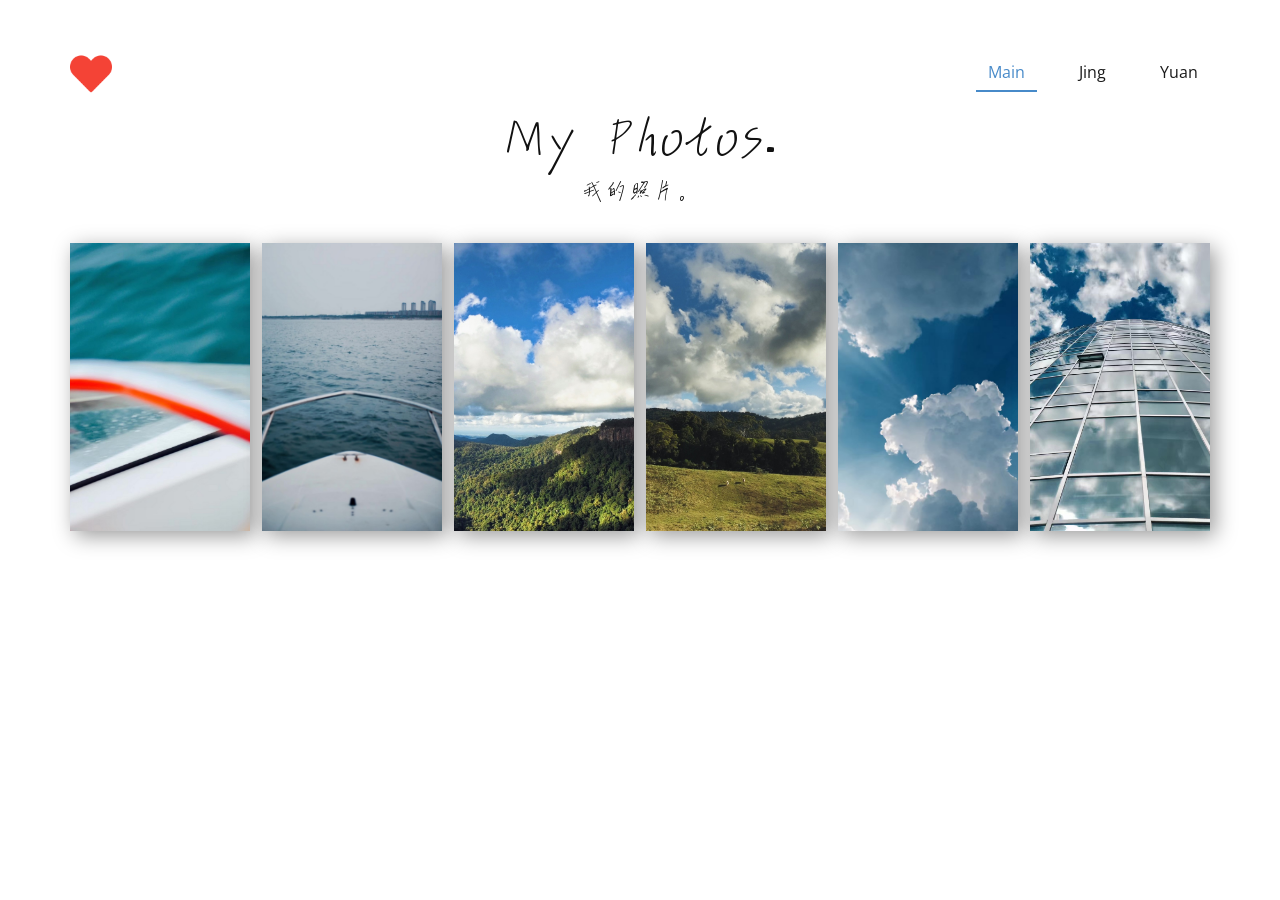
<file: index.html>
<!DOCTYPE html>
<html style="font-size: 16px;" lang="zh-Hans-CN">
  <head>
    <meta name="viewport" content="width=device-width, initial-scale=1.0">
    <meta charset="utf-8">
    <meta name="keywords" content="Our Instagram">
    <meta name="description" content="">
    <meta name="page_type" content="np-template-header-footer-from-plugin">
    <title>Main</title>
    <link rel="stylesheet" href="nicepage.css" media="screen">
<link rel="stylesheet" href="Main.css" media="screen">
    <script class="u-script" type="text/javascript" src="jquery.js" defer=""></script>
    <script class="u-script" type="text/javascript" src="nicepage.js" defer=""></script>
    <meta name="generator" content="Nicepage 3.30.2, nicepage.com">
    <link rel="icon" href="images/favicon.png">
    
    <link id="u-theme-google-font" rel="stylesheet" href="https://fonts.googleapis.com/css?family=Roboto:100,100i,300,300i,400,400i,500,500i,700,700i,900,900i|Open+Sans:300,300i,400,400i,600,600i,700,700i,800,800i">
    
    
    <script type="application/ld+json">{
		"@context": "http://schema.org",
		"@type": "Organization",
		"name": "我的网页",
		"logo": "images/favicon.png?rand=2dec"
}</script>
    <meta name="theme-color" content="#478ac9">
    <meta property="og:title" content="Main">
    <meta property="og:description" content="">
    <meta property="og:type" content="website">
  </head>
  <body data-home-page="Main.html" data-home-page-title="Main" class="u-body u-overlap"><header class="u-clearfix u-header u-header" id="sec-e98b"><div class="u-clearfix u-sheet u-sheet-1">
        <a href="https://nicepage.com" class="u-image u-logo u-image-1" data-image-width="512" data-image-height="512">
          <img src="images/favicon.png?rand=2dec" class="u-logo-image u-logo-image-1">
        </a>
        <nav class="u-menu u-menu-dropdown u-offcanvas u-menu-1">
          <div class="menu-collapse" style="font-size: 1rem; letter-spacing: 0px;">
            <a class="u-button-style u-custom-left-right-menu-spacing u-custom-padding-bottom u-custom-top-bottom-menu-spacing u-nav-link u-text-active-palette-1-base u-text-hover-palette-2-base" href="#">
              <svg><use xmlns:xlink="http://www.w3.org/1999/xlink" xlink:href="#menu-hamburger"></use></svg>
              <svg version="1.1" xmlns="http://www.w3.org/2000/svg" xmlns:xlink="http://www.w3.org/1999/xlink"><defs><symbol id="menu-hamburger" viewBox="0 0 16 16" style="width: 16px; height: 16px;"><rect y="1" width="16" height="2"></rect><rect y="7" width="16" height="2"></rect><rect y="13" width="16" height="2"></rect>
</symbol>
</defs></svg>
            </a>
          </div>
          <div class="u-custom-menu u-nav-container">
            <ul class="u-nav u-spacing-30 u-unstyled u-nav-1"><li class="u-nav-item"><a class="u-border-2 u-border-active-palette-1-base u-border-hover-palette-1-base u-border-no-left u-border-no-right u-border-no-top u-button-style u-nav-link u-text-active-palette-1-base u-text-grey-90 u-text-hover-grey-90" href="Main.html" style="padding: 10px 12px;">Main</a>
</li><li class="u-nav-item"><a class="u-border-2 u-border-active-palette-1-base u-border-hover-palette-1-base u-border-no-left u-border-no-right u-border-no-top u-button-style u-nav-link u-text-active-palette-1-base u-text-grey-90 u-text-hover-grey-90" href="Jing.html" style="padding: 10px 12px;">Jing</a>
</li><li class="u-nav-item"><a class="u-border-2 u-border-active-palette-1-base u-border-hover-palette-1-base u-border-no-left u-border-no-right u-border-no-top u-button-style u-nav-link u-text-active-palette-1-base u-text-grey-90 u-text-hover-grey-90" href="Yuan.html" style="padding: 10px 12px;">Yuan</a>
</li></ul>
          </div>
          <div class="u-custom-menu u-nav-container-collapse">
            <div class="u-black u-container-style u-inner-container-layout u-opacity u-opacity-95 u-sidenav">
              <div class="u-inner-container-layout u-sidenav-overflow">
                <div class="u-menu-close"></div>
                <ul class="u-align-center u-nav u-popupmenu-items u-unstyled u-nav-2"><li class="u-nav-item"><a class="u-button-style u-nav-link" href="Main.html" style="padding: 10px 12px;">Main</a>
</li><li class="u-nav-item"><a class="u-button-style u-nav-link" href="Jing.html" style="padding: 10px 12px;">Jing</a>
</li><li class="u-nav-item"><a class="u-button-style u-nav-link" href="Yuan.html" style="padding: 10px 12px;">Yuan</a>
</li></ul>
              </div>
            </div>
            <div class="u-black u-menu-overlay u-opacity u-opacity-70"></div>
          </div>
        </nav>
      </div></header>
    <section class="u-align-center u-clearfix u-uploaded-video u-section-1" id="sec-21b4">
      <div class="u-clearfix u-sheet u-sheet-1">
        <h2 class="u-custom-font u-text u-text-default u-text-1">My Photos. </h2>
        <h2 class="u-custom-font u-text u-text-default u-text-2">我的照片。</h2>
        <div class="u-expanded-width u-gallery u-layout-grid u-lightbox u-show-text-on-hover u-gallery-1" id="carousel-c758">
          <div class="u-gallery-inner u-gallery-inner-1" role="listbox">
            <div class="u-effect-fade u-effect-hover-zoom u-gallery-item u-gallery-item-1">
              <div class="u-back-slide u-back-slide-1" data-image-width="1600" data-image-height="899">
                <img class="u-back-image u-expanded u-back-image-1" src="images/IMG_0176.jpeg">
              </div>
              <div class="u-align-center u-over-slide u-shading u-over-slide-1">
                <h3 class="u-gallery-heading"></h3>
                <p class="u-gallery-text"></p>
              </div>
            </div>
            <div class="u-effect-fade u-effect-hover-zoom u-gallery-item u-gallery-item-2">
              <div class="u-back-slide u-back-slide-2" data-image-width="816" data-image-height="1600">
                <img class="u-back-image u-expanded u-back-image-2" src="images/IMG_0178.jpeg">
              </div>
              <div class="u-align-center u-over-slide u-shading u-over-slide-2">
                <h3 class="u-gallery-heading"></h3>
                <p class="u-gallery-text"></p>
              </div>
            </div>
            <div class="u-effect-fade u-effect-hover-zoom u-gallery-item u-gallery-item-3">
              <div class="u-back-slide u-back-slide-3" data-image-width="1600" data-image-height="899">
                <img class="u-back-image u-expanded u-back-image-3" src="images/GOPR1711_1592377600305.jpeg">
              </div>
              <div class="u-align-center u-over-slide u-shading u-over-slide-3">
                <h3 class="u-gallery-heading"></h3>
                <p class="u-gallery-text"></p>
              </div>
            </div>
            <div class="u-effect-fade u-effect-hover-zoom u-gallery-item u-gallery-item-4">
              <div class="u-back-slide u-back-slide-4" data-image-width="1600" data-image-height="900">
                <img class="u-back-image u-expanded u-back-image-4" src="images/GOPR1723_1592377600305_Original.jpeg">
              </div>
              <div class="u-align-center u-over-slide u-shading u-over-slide-4">
                <h3 class="u-gallery-heading"></h3>
                <p class="u-gallery-text"></p>
              </div>
            </div>
            <div class="u-effect-fade u-effect-hover-zoom u-gallery-item u-gallery-item-5">
              <div class="u-back-slide u-back-slide-5" data-image-width="1080" data-image-height="1440">
                <img class="u-back-image u-expanded u-back-image-5" src="images/IMG_0175.jpeg">
              </div>
              <div class="u-align-center u-over-slide u-shading u-over-slide-5">
                <h3 class="u-gallery-heading"></h3>
                <p class="u-gallery-text"></p>
              </div>
            </div>
            <div class="u-effect-fade u-effect-hover-zoom u-gallery-item u-gallery-item-6">
              <div class="u-back-slide u-back-slide-6" data-image-width="1440" data-image-height="1080">
                <img class="u-back-image u-expanded u-back-image-6" src="images/IMG_0174.jpeg">
              </div>
              <div class="u-align-center u-over-slide u-shading u-over-slide-6">
                <h3 class="u-gallery-heading"></h3>
                <p class="u-gallery-text"></p>
              </div>
            </div>
          </div>
        </div>
      </div>
    </section>
    
    
    
  </body>
</html>
</file>
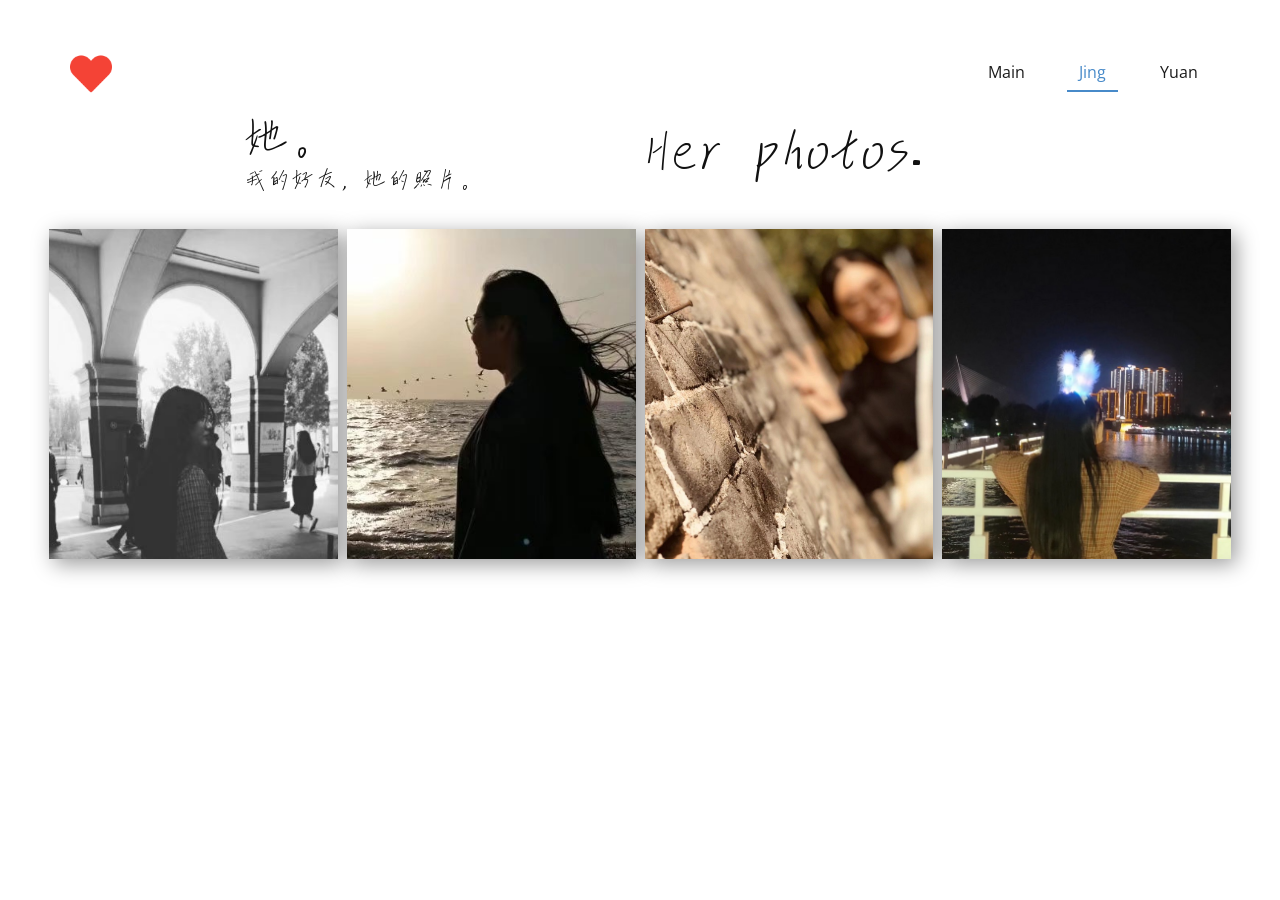
<file: Jing.html>
<!DOCTYPE html>
<html style="font-size: 16px;" lang="zh-Hans-CN">
  <head>
    <meta name="viewport" content="width=device-width, initial-scale=1.0">
    <meta charset="utf-8">
    <meta name="keywords" content="Best places to hike and trek in the world.">
    <meta name="description" content="">
    <meta name="page_type" content="np-template-header-footer-from-plugin">
    <title>Jing</title>
    <link rel="stylesheet" href="nicepage.css" media="screen">
<link rel="stylesheet" href="Jing.css" media="screen">
    <script class="u-script" type="text/javascript" src="jquery.js" defer=""></script>
    <script class="u-script" type="text/javascript" src="nicepage.js" defer=""></script>
    <meta name="generator" content="Nicepage 3.30.2, nicepage.com">
    <link rel="icon" href="images/favicon.png">
    
    <link id="u-theme-google-font" rel="stylesheet" href="https://fonts.googleapis.com/css?family=Roboto:100,100i,300,300i,400,400i,500,500i,700,700i,900,900i|Open+Sans:300,300i,400,400i,600,600i,700,700i,800,800i">
    
    
    <script type="application/ld+json">{
		"@context": "http://schema.org",
		"@type": "Organization",
		"name": "我的网页",
		"logo": "images/favicon.png?rand=2dec"
}</script>
    <meta name="theme-color" content="#478ac9">
    <meta property="og:title" content="Jing">
    <meta property="og:description" content="">
    <meta property="og:type" content="website">
  </head>
  <body class="u-body u-overlap"><header class="u-clearfix u-header u-header" id="sec-e98b"><div class="u-clearfix u-sheet u-sheet-1">
        <a href="https://nicepage.com" class="u-image u-logo u-image-1" data-image-width="512" data-image-height="512">
          <img src="images/favicon.png?rand=2dec" class="u-logo-image u-logo-image-1">
        </a>
        <nav class="u-menu u-menu-dropdown u-offcanvas u-menu-1">
          <div class="menu-collapse" style="font-size: 1rem; letter-spacing: 0px;">
            <a class="u-button-style u-custom-left-right-menu-spacing u-custom-padding-bottom u-custom-top-bottom-menu-spacing u-nav-link u-text-active-palette-1-base u-text-hover-palette-2-base" href="#">
              <svg><use xmlns:xlink="http://www.w3.org/1999/xlink" xlink:href="#menu-hamburger"></use></svg>
              <svg version="1.1" xmlns="http://www.w3.org/2000/svg" xmlns:xlink="http://www.w3.org/1999/xlink"><defs><symbol id="menu-hamburger" viewBox="0 0 16 16" style="width: 16px; height: 16px;"><rect y="1" width="16" height="2"></rect><rect y="7" width="16" height="2"></rect><rect y="13" width="16" height="2"></rect>
</symbol>
</defs></svg>
            </a>
          </div>
          <div class="u-custom-menu u-nav-container">
            <ul class="u-nav u-spacing-30 u-unstyled u-nav-1"><li class="u-nav-item"><a class="u-border-2 u-border-active-palette-1-base u-border-hover-palette-1-base u-border-no-left u-border-no-right u-border-no-top u-button-style u-nav-link u-text-active-palette-1-base u-text-grey-90 u-text-hover-grey-90" href="Main.html" style="padding: 10px 12px;">Main</a>
</li><li class="u-nav-item"><a class="u-border-2 u-border-active-palette-1-base u-border-hover-palette-1-base u-border-no-left u-border-no-right u-border-no-top u-button-style u-nav-link u-text-active-palette-1-base u-text-grey-90 u-text-hover-grey-90" href="Jing.html" style="padding: 10px 12px;">Jing</a>
</li><li class="u-nav-item"><a class="u-border-2 u-border-active-palette-1-base u-border-hover-palette-1-base u-border-no-left u-border-no-right u-border-no-top u-button-style u-nav-link u-text-active-palette-1-base u-text-grey-90 u-text-hover-grey-90" href="Yuan.html" style="padding: 10px 12px;">Yuan</a>
</li></ul>
          </div>
          <div class="u-custom-menu u-nav-container-collapse">
            <div class="u-black u-container-style u-inner-container-layout u-opacity u-opacity-95 u-sidenav">
              <div class="u-inner-container-layout u-sidenav-overflow">
                <div class="u-menu-close"></div>
                <ul class="u-align-center u-nav u-popupmenu-items u-unstyled u-nav-2"><li class="u-nav-item"><a class="u-button-style u-nav-link" href="Main.html" style="padding: 10px 12px;">Main</a>
</li><li class="u-nav-item"><a class="u-button-style u-nav-link" href="Jing.html" style="padding: 10px 12px;">Jing</a>
</li><li class="u-nav-item"><a class="u-button-style u-nav-link" href="Yuan.html" style="padding: 10px 12px;">Yuan</a>
</li></ul>
              </div>
            </div>
            <div class="u-black u-menu-overlay u-opacity u-opacity-70"></div>
          </div>
        </nav>
      </div></header>
    <section class="u-align-center u-clearfix u-section-1" id="carousel_3da5">
      <div class="u-clearfix u-sheet u-sheet-1">
        <div class="u-clearfix u-expanded-width-xs u-layout-wrap u-layout-wrap-1">
          <div class="u-layout">
            <div class="u-layout-row">
              <div class="u-container-style u-layout-cell u-left-cell u-size-20 u-layout-cell-1">
                <div class="u-container-layout u-container-layout-1">
                  <h2 class="u-custom-font u-text u-text-1">她。</h2>
                  <h6 class="u-custom-font u-text u-text-2">我的好友，她的照片。</h6>
                </div>
              </div>
              <div class="u-container-style u-layout-cell u-right-cell u-size-40 u-layout-cell-2">
                <div class="u-container-layout u-container-layout-2">
                  <h6 class="u-custom-font u-text u-text-3">Her photos.</h6>
                </div>
              </div>
            </div>
          </div>
        </div>
        <div class="u-gallery u-layout-grid u-lightbox u-show-text-none u-gallery-1" id="carousel-7796">
          <div class="u-gallery-inner u-gallery-inner-1" role="listbox">
            <div class="u-effect-hover-zoomOut u-gallery-item u-shape-rectangle u-gallery-item-1">
              <div class="u-back-slide u-back-slide-1" data-image-width="430" data-image-height="519">
                <img class="u-back-image u-expanded u-back-image-1" src="images/IMG_0222.jpeg">
              </div>
              <div class="u-align-center u-over-slide u-shading u-over-slide-1">
                <h3 class="u-gallery-heading"></h3>
                <p class="u-gallery-text"></p>
              </div>
            </div>
            <div class="u-effect-hover-zoomOut u-gallery-item u-shape-rectangle u-gallery-item-2">
              <div class="u-back-slide u-back-slide-2" data-image-width="800" data-image-height="452">
                <img src="images/IMG_02272.jpeg" alt="" data-image-width="2000" data-image-height="1333" class="u-back-image u-expanded u-back-image-2">
              </div>
              <div class="u-align-center u-over-slide u-shading u-over-slide-2">
                <h3 class="u-gallery-heading"></h3>
                <p class="u-gallery-text"></p>
              </div>
            </div>
            <div class="u-effect-hover-zoomOut u-gallery-item u-shape-rectangle u-gallery-item-3">
              <div class="u-back-slide u-back-slide-3" data-image-width="1600" data-image-height="1200">
                <img class="u-back-image u-expanded u-back-image-3" src="images/IMG_0224.jpeg">
              </div>
              <div class="u-align-center u-over-slide u-shading u-over-slide-3">
                <h3 class="u-gallery-heading"></h3>
                <p class="u-gallery-text"></p>
              </div>
            </div>
            <div class="u-effect-hover-zoomOut u-gallery-item u-shape-rectangle u-gallery-item-4">
              <div class="u-back-slide u-back-slide-4" data-image-width="1600" data-image-height="738">
                <img class="u-back-image u-expanded u-back-image-4" src="images/IMG_0226.jpeg">
              </div>
              <div class="u-align-center u-over-slide u-shading u-over-slide-4">
                <h3 class="u-gallery-heading"></h3>
                <p class="u-gallery-text"></p>
              </div>
            </div>
          </div>
        </div>
      </div>
    </section>
    
    
    
  </body>
</html>
</file>
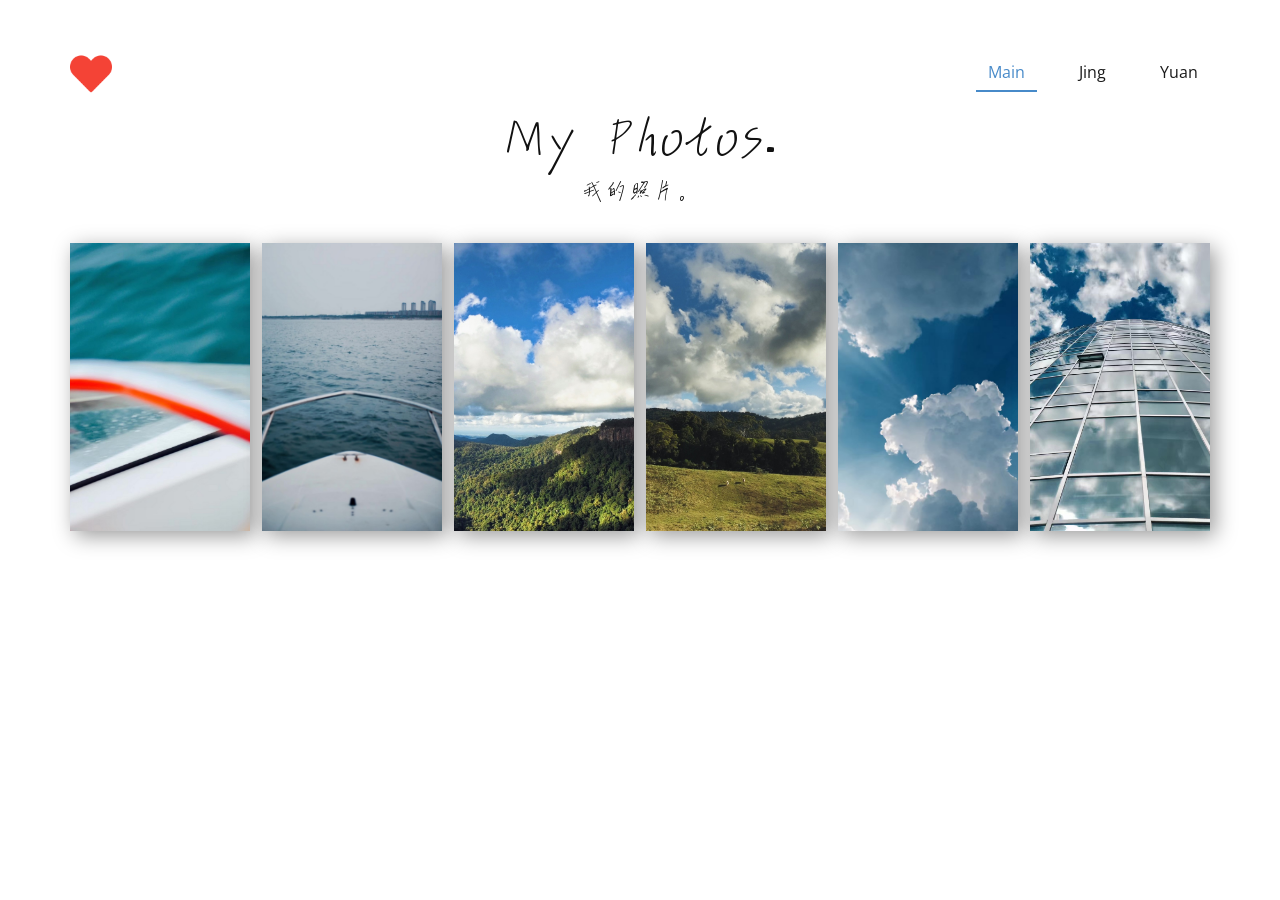
<file: Main.html>
<!DOCTYPE html>
<html style="font-size: 16px;" lang="zh-Hans-CN">
  <head>
    <meta name="viewport" content="width=device-width, initial-scale=1.0">
    <meta charset="utf-8">
    <meta name="keywords" content="Our Instagram">
    <meta name="description" content="">
    <meta name="page_type" content="np-template-header-footer-from-plugin">
    <title>Main</title>
    <link rel="stylesheet" href="nicepage.css" media="screen">
<link rel="stylesheet" href="Main.css" media="screen">
    <script class="u-script" type="text/javascript" src="jquery.js" defer=""></script>
    <script class="u-script" type="text/javascript" src="nicepage.js" defer=""></script>
    <meta name="generator" content="Nicepage 3.30.2, nicepage.com">
    <link rel="icon" href="images/favicon.png">
    
    <link id="u-theme-google-font" rel="stylesheet" href="https://fonts.googleapis.com/css?family=Roboto:100,100i,300,300i,400,400i,500,500i,700,700i,900,900i|Open+Sans:300,300i,400,400i,600,600i,700,700i,800,800i">
    
    
    <script type="application/ld+json">{
		"@context": "http://schema.org",
		"@type": "Organization",
		"name": "我的网页",
		"logo": "images/favicon.png?rand=2dec"
}</script>
    <meta name="theme-color" content="#478ac9">
    <meta property="og:title" content="Main">
    <meta property="og:description" content="">
    <meta property="og:type" content="website">
  </head>
  <body class="u-body u-overlap"><header class="u-clearfix u-header u-header" id="sec-e98b"><div class="u-clearfix u-sheet u-sheet-1">
        <a href="https://nicepage.com" class="u-image u-logo u-image-1" data-image-width="512" data-image-height="512">
          <img src="images/favicon.png?rand=2dec" class="u-logo-image u-logo-image-1">
        </a>
        <nav class="u-menu u-menu-dropdown u-offcanvas u-menu-1">
          <div class="menu-collapse" style="font-size: 1rem; letter-spacing: 0px;">
            <a class="u-button-style u-custom-left-right-menu-spacing u-custom-padding-bottom u-custom-top-bottom-menu-spacing u-nav-link u-text-active-palette-1-base u-text-hover-palette-2-base" href="#">
              <svg><use xmlns:xlink="http://www.w3.org/1999/xlink" xlink:href="#menu-hamburger"></use></svg>
              <svg version="1.1" xmlns="http://www.w3.org/2000/svg" xmlns:xlink="http://www.w3.org/1999/xlink"><defs><symbol id="menu-hamburger" viewBox="0 0 16 16" style="width: 16px; height: 16px;"><rect y="1" width="16" height="2"></rect><rect y="7" width="16" height="2"></rect><rect y="13" width="16" height="2"></rect>
</symbol>
</defs></svg>
            </a>
          </div>
          <div class="u-custom-menu u-nav-container">
            <ul class="u-nav u-spacing-30 u-unstyled u-nav-1"><li class="u-nav-item"><a class="u-border-2 u-border-active-palette-1-base u-border-hover-palette-1-base u-border-no-left u-border-no-right u-border-no-top u-button-style u-nav-link u-text-active-palette-1-base u-text-grey-90 u-text-hover-grey-90" href="Main.html" style="padding: 10px 12px;">Main</a>
</li><li class="u-nav-item"><a class="u-border-2 u-border-active-palette-1-base u-border-hover-palette-1-base u-border-no-left u-border-no-right u-border-no-top u-button-style u-nav-link u-text-active-palette-1-base u-text-grey-90 u-text-hover-grey-90" href="Jing.html" style="padding: 10px 12px;">Jing</a>
</li><li class="u-nav-item"><a class="u-border-2 u-border-active-palette-1-base u-border-hover-palette-1-base u-border-no-left u-border-no-right u-border-no-top u-button-style u-nav-link u-text-active-palette-1-base u-text-grey-90 u-text-hover-grey-90" href="Yuan.html" style="padding: 10px 12px;">Yuan</a>
</li></ul>
          </div>
          <div class="u-custom-menu u-nav-container-collapse">
            <div class="u-black u-container-style u-inner-container-layout u-opacity u-opacity-95 u-sidenav">
              <div class="u-inner-container-layout u-sidenav-overflow">
                <div class="u-menu-close"></div>
                <ul class="u-align-center u-nav u-popupmenu-items u-unstyled u-nav-2"><li class="u-nav-item"><a class="u-button-style u-nav-link" href="Main.html" style="padding: 10px 12px;">Main</a>
</li><li class="u-nav-item"><a class="u-button-style u-nav-link" href="Jing.html" style="padding: 10px 12px;">Jing</a>
</li><li class="u-nav-item"><a class="u-button-style u-nav-link" href="Yuan.html" style="padding: 10px 12px;">Yuan</a>
</li></ul>
              </div>
            </div>
            <div class="u-black u-menu-overlay u-opacity u-opacity-70"></div>
          </div>
        </nav>
      </div></header>
    <section class="u-align-center u-clearfix u-uploaded-video u-section-1" id="sec-21b4">
      <div class="u-clearfix u-sheet u-sheet-1">
        <h2 class="u-custom-font u-text u-text-default u-text-1">My Photos. </h2>
        <h2 class="u-custom-font u-text u-text-default u-text-2">我的照片。</h2>
        <div class="u-expanded-width u-gallery u-layout-grid u-lightbox u-show-text-on-hover u-gallery-1" id="carousel-c758">
          <div class="u-gallery-inner u-gallery-inner-1" role="listbox">
            <div class="u-effect-fade u-effect-hover-zoom u-gallery-item u-gallery-item-1">
              <div class="u-back-slide u-back-slide-1" data-image-width="1600" data-image-height="899">
                <img class="u-back-image u-expanded u-back-image-1" src="images/IMG_0176.jpeg">
              </div>
              <div class="u-align-center u-over-slide u-shading u-over-slide-1">
                <h3 class="u-gallery-heading"></h3>
                <p class="u-gallery-text"></p>
              </div>
            </div>
            <div class="u-effect-fade u-effect-hover-zoom u-gallery-item u-gallery-item-2">
              <div class="u-back-slide u-back-slide-2" data-image-width="816" data-image-height="1600">
                <img class="u-back-image u-expanded u-back-image-2" src="images/IMG_0178.jpeg">
              </div>
              <div class="u-align-center u-over-slide u-shading u-over-slide-2">
                <h3 class="u-gallery-heading"></h3>
                <p class="u-gallery-text"></p>
              </div>
            </div>
            <div class="u-effect-fade u-effect-hover-zoom u-gallery-item u-gallery-item-3">
              <div class="u-back-slide u-back-slide-3" data-image-width="1600" data-image-height="899">
                <img class="u-back-image u-expanded u-back-image-3" src="images/GOPR1711_1592377600305.jpeg">
              </div>
              <div class="u-align-center u-over-slide u-shading u-over-slide-3">
                <h3 class="u-gallery-heading"></h3>
                <p class="u-gallery-text"></p>
              </div>
            </div>
            <div class="u-effect-fade u-effect-hover-zoom u-gallery-item u-gallery-item-4">
              <div class="u-back-slide u-back-slide-4" data-image-width="1600" data-image-height="900">
                <img class="u-back-image u-expanded u-back-image-4" src="images/GOPR1723_1592377600305_Original.jpeg">
              </div>
              <div class="u-align-center u-over-slide u-shading u-over-slide-4">
                <h3 class="u-gallery-heading"></h3>
                <p class="u-gallery-text"></p>
              </div>
            </div>
            <div class="u-effect-fade u-effect-hover-zoom u-gallery-item u-gallery-item-5">
              <div class="u-back-slide u-back-slide-5" data-image-width="1080" data-image-height="1440">
                <img class="u-back-image u-expanded u-back-image-5" src="images/IMG_0175.jpeg">
              </div>
              <div class="u-align-center u-over-slide u-shading u-over-slide-5">
                <h3 class="u-gallery-heading"></h3>
                <p class="u-gallery-text"></p>
              </div>
            </div>
            <div class="u-effect-fade u-effect-hover-zoom u-gallery-item u-gallery-item-6">
              <div class="u-back-slide u-back-slide-6" data-image-width="1440" data-image-height="1080">
                <img class="u-back-image u-expanded u-back-image-6" src="images/IMG_0174.jpeg">
              </div>
              <div class="u-align-center u-over-slide u-shading u-over-slide-6">
                <h3 class="u-gallery-heading"></h3>
                <p class="u-gallery-text"></p>
              </div>
            </div>
          </div>
        </div>
      </div>
    </section>
    
    
    
  </body>
</html>
</file>
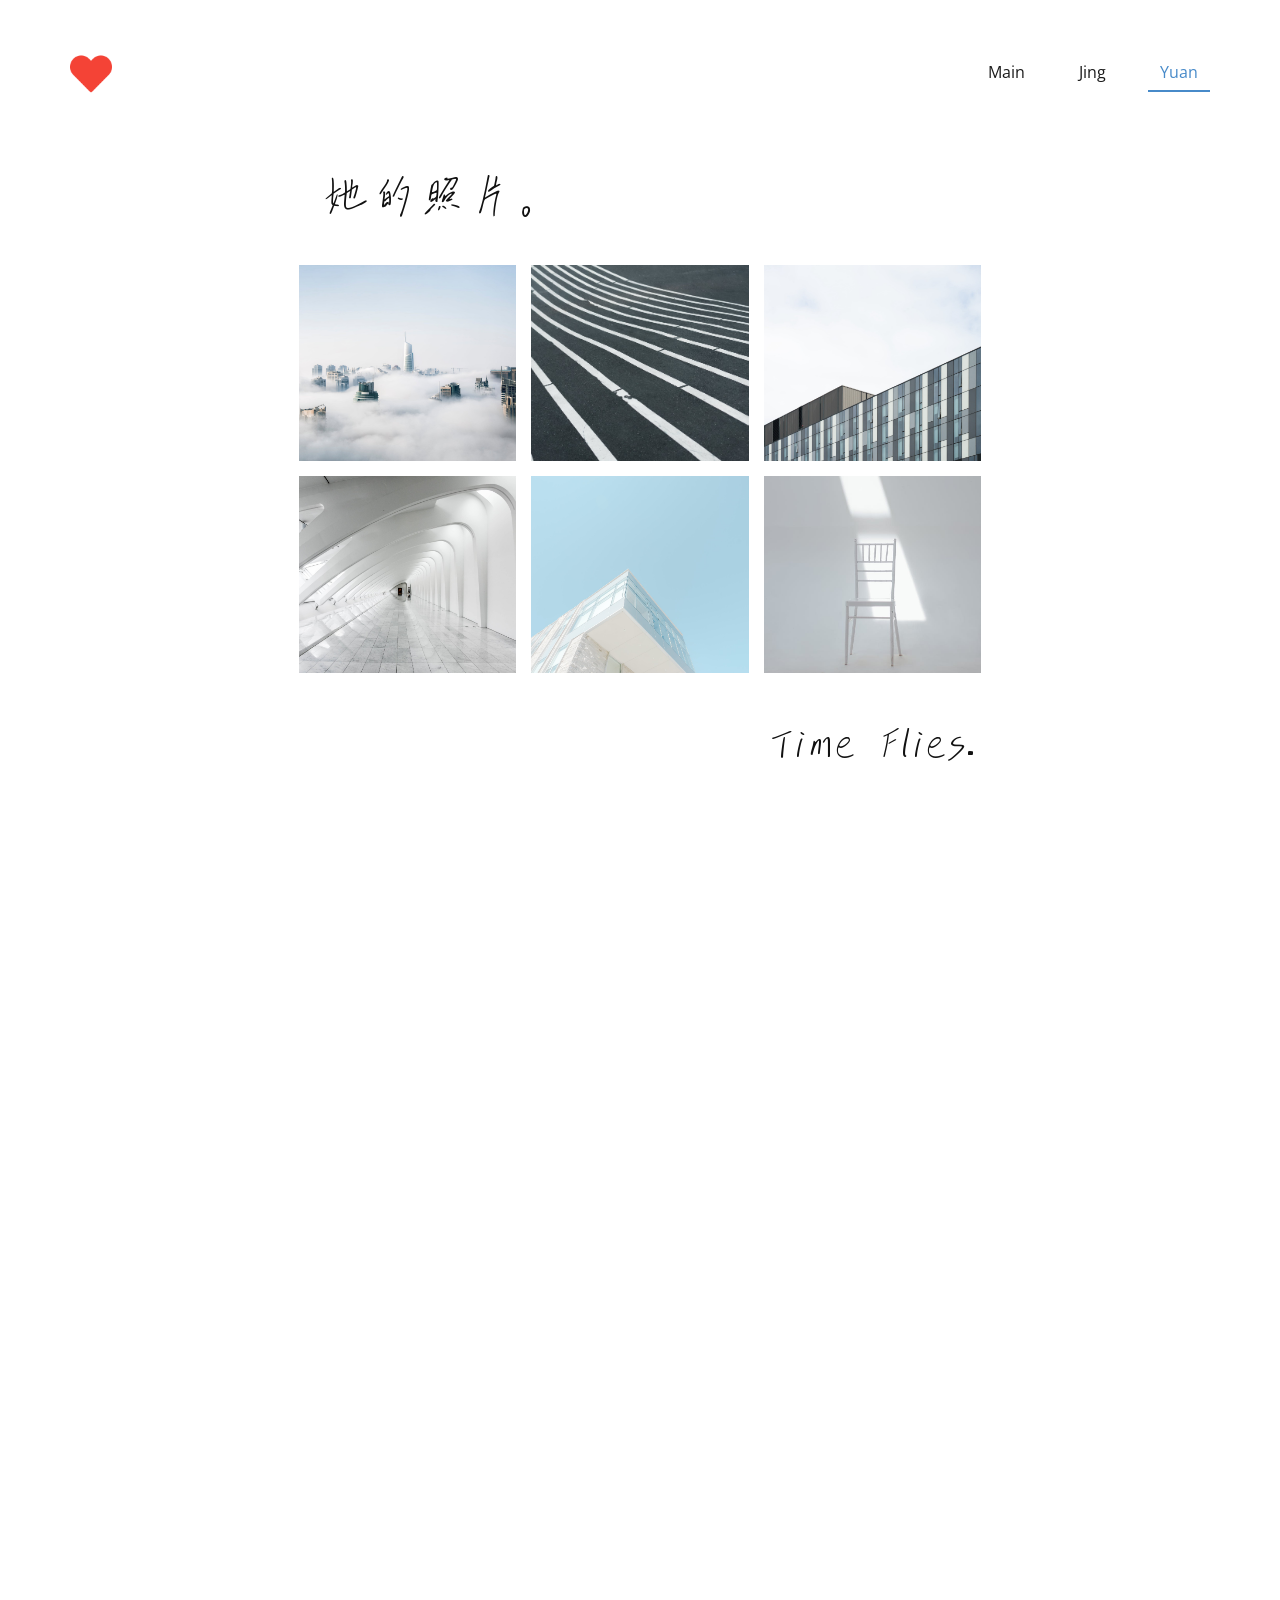
<file: Yuan.html>
<!DOCTYPE html>
<html style="font-size: 16px;" lang="zh-Hans-CN">
  <head>
    <meta name="viewport" content="width=device-width, initial-scale=1.0">
    <meta charset="utf-8">
    <meta name="keywords" content="">
    <meta name="description" content="">
    <meta name="page_type" content="np-template-header-footer-from-plugin">
    <title>Yuan</title>
    <link rel="stylesheet" href="nicepage.css" media="screen">
<link rel="stylesheet" href="Yuan.css" media="screen">
    <script class="u-script" type="text/javascript" src="jquery.js" defer=""></script>
    <script class="u-script" type="text/javascript" src="nicepage.js" defer=""></script>
    <meta name="generator" content="Nicepage 3.30.2, nicepage.com">
    <link rel="icon" href="images/favicon.png">
    
    <link id="u-theme-google-font" rel="stylesheet" href="https://fonts.googleapis.com/css?family=Roboto:100,100i,300,300i,400,400i,500,500i,700,700i,900,900i|Open+Sans:300,300i,400,400i,600,600i,700,700i,800,800i">
    
    
    <script type="application/ld+json">{
		"@context": "http://schema.org",
		"@type": "Organization",
		"name": "我的网页",
		"logo": "images/favicon.png?rand=2dec"
}</script>
    <meta name="theme-color" content="#478ac9">
    <meta property="og:title" content="Yuan">
    <meta property="og:description" content="">
    <meta property="og:type" content="website">
  </head>
  <body class="u-body"><header class="u-clearfix u-header u-header" id="sec-e98b"><div class="u-clearfix u-sheet u-sheet-1">
        <a href="https://nicepage.com" class="u-image u-logo u-image-1" data-image-width="512" data-image-height="512">
          <img src="images/favicon.png?rand=2dec" class="u-logo-image u-logo-image-1">
        </a>
        <nav class="u-menu u-menu-dropdown u-offcanvas u-menu-1">
          <div class="menu-collapse" style="font-size: 1rem; letter-spacing: 0px;">
            <a class="u-button-style u-custom-left-right-menu-spacing u-custom-padding-bottom u-custom-top-bottom-menu-spacing u-nav-link u-text-active-palette-1-base u-text-hover-palette-2-base" href="#">
              <svg><use xmlns:xlink="http://www.w3.org/1999/xlink" xlink:href="#menu-hamburger"></use></svg>
              <svg version="1.1" xmlns="http://www.w3.org/2000/svg" xmlns:xlink="http://www.w3.org/1999/xlink"><defs><symbol id="menu-hamburger" viewBox="0 0 16 16" style="width: 16px; height: 16px;"><rect y="1" width="16" height="2"></rect><rect y="7" width="16" height="2"></rect><rect y="13" width="16" height="2"></rect>
</symbol>
</defs></svg>
            </a>
          </div>
          <div class="u-custom-menu u-nav-container">
            <ul class="u-nav u-spacing-30 u-unstyled u-nav-1"><li class="u-nav-item"><a class="u-border-2 u-border-active-palette-1-base u-border-hover-palette-1-base u-border-no-left u-border-no-right u-border-no-top u-button-style u-nav-link u-text-active-palette-1-base u-text-grey-90 u-text-hover-grey-90" href="Main.html" style="padding: 10px 12px;">Main</a>
</li><li class="u-nav-item"><a class="u-border-2 u-border-active-palette-1-base u-border-hover-palette-1-base u-border-no-left u-border-no-right u-border-no-top u-button-style u-nav-link u-text-active-palette-1-base u-text-grey-90 u-text-hover-grey-90" href="Jing.html" style="padding: 10px 12px;">Jing</a>
</li><li class="u-nav-item"><a class="u-border-2 u-border-active-palette-1-base u-border-hover-palette-1-base u-border-no-left u-border-no-right u-border-no-top u-button-style u-nav-link u-text-active-palette-1-base u-text-grey-90 u-text-hover-grey-90" href="Yuan.html" style="padding: 10px 12px;">Yuan</a>
</li></ul>
          </div>
          <div class="u-custom-menu u-nav-container-collapse">
            <div class="u-black u-container-style u-inner-container-layout u-opacity u-opacity-95 u-sidenav">
              <div class="u-inner-container-layout u-sidenav-overflow">
                <div class="u-menu-close"></div>
                <ul class="u-align-center u-nav u-popupmenu-items u-unstyled u-nav-2"><li class="u-nav-item"><a class="u-button-style u-nav-link" href="Main.html" style="padding: 10px 12px;">Main</a>
</li><li class="u-nav-item"><a class="u-button-style u-nav-link" href="Jing.html" style="padding: 10px 12px;">Jing</a>
</li><li class="u-nav-item"><a class="u-button-style u-nav-link" href="Yuan.html" style="padding: 10px 12px;">Yuan</a>
</li></ul>
              </div>
            </div>
            <div class="u-black u-menu-overlay u-opacity u-opacity-70"></div>
          </div>
        </nav>
      </div></header>
    <section class="u-align-center u-clearfix u-section-1" id="carousel_e2a9">
      <div class="u-clearfix u-sheet u-sheet-1">
        <h6 class="u-custom-font u-text u-text-1">她的照片。</h6>
        <div class="u-expanded-width-xs u-gallery u-layout-grid u-lightbox u-show-text-on-hover u-gallery-1" id="carousel-31eb">
          <div class="u-gallery-inner u-gallery-inner-1" role="listbox">
            <div class="u-effect-fade u-gallery-item u-gallery-item-1">
              <div class="u-back-slide u-back-slide-1">
                <img class="u-back-image u-expanded u-back-image-1" src="images/pexels-photo-325185.jpeg">
              </div>
              <div class="u-align-center-xs u-over-slide u-shading u-valign-bottom-xs u-over-slide-1">
                <h3 class="u-gallery-heading"></h3>
                <p class="u-gallery-text"></p>
              </div>
            </div>
            <div class="u-effect-fade u-gallery-item u-gallery-item-2" data-image-width="2000" data-image-height="1333">
              <div class="u-back-slide u-back-slide-2">
                <img class="u-back-image u-expanded u-back-image-2" src="images/pexelsphoto2568025.jpeg">
              </div>
              <div class="u-align-center-xs u-over-slide u-shading u-valign-bottom-xs u-over-slide-2">
                <h3 class="u-gallery-heading" style="background-image: none;"></h3>
                <p class="u-gallery-text" style="background-image: none;"></p>
              </div>
            </div>
            <div class="u-effect-fade u-gallery-item u-gallery-item-3">
              <div class="u-back-slide u-back-slide-3">
                <img class="u-back-image u-expanded u-back-image-3" src="images/pexels-photo-532568.jpeg">
              </div>
              <div class="u-align-center-xs u-over-slide u-shading u-valign-bottom-xs u-over-slide-3">
                <h3 class="u-gallery-heading"></h3>
                <p class="u-gallery-text"></p>
              </div>
            </div>
            <div class="u-effect-fade u-gallery-item u-gallery-item-4">
              <div class="u-back-slide u-back-slide-4">
                <img class="u-back-image u-expanded u-back-image-4" src="images/pexels-photo-911758.jpeg">
              </div>
              <div class="u-align-center-xs u-over-slide u-shading u-valign-bottom-xs u-over-slide-4">
                <h3 class="u-gallery-heading"></h3>
                <p class="u-gallery-text"></p>
              </div>
            </div>
            <div class="u-effect-fade u-gallery-item u-gallery-item-5">
              <div class="u-back-slide u-back-slide-5">
                <img class="u-back-image u-expanded u-back-image-5" src="images/pexels-photo-1029615.jpeg">
              </div>
              <div class="u-align-center-xs u-over-slide u-shading u-valign-bottom-xs u-over-slide-5">
                <h3 class="u-gallery-heading"></h3>
                <p class="u-gallery-text"></p>
              </div>
            </div>
            <div class="u-effect-fade u-gallery-item u-gallery-item-6" data-image-width="2000" data-image-height="1333">
              <div class="u-back-slide u-back-slide-6">
                <img class="u-back-image u-expanded u-back-image-6" src="images/pexelsphoto1321290.jpeg">
              </div>
              <div class="u-align-center-xs u-over-slide u-shading u-valign-bottom-xs u-over-slide-6">
                <h3 class="u-gallery-heading" style="background-image: none;"></h3>
                <p class="u-gallery-text" style="background-image: none;"></p>
              </div>
            </div>
          </div>
        </div>
        <h6 class="u-custom-font u-text u-text-2">Time Flies.</h6>
      </div>
    </section>
    
    
    
  </body>
</html>
</file>
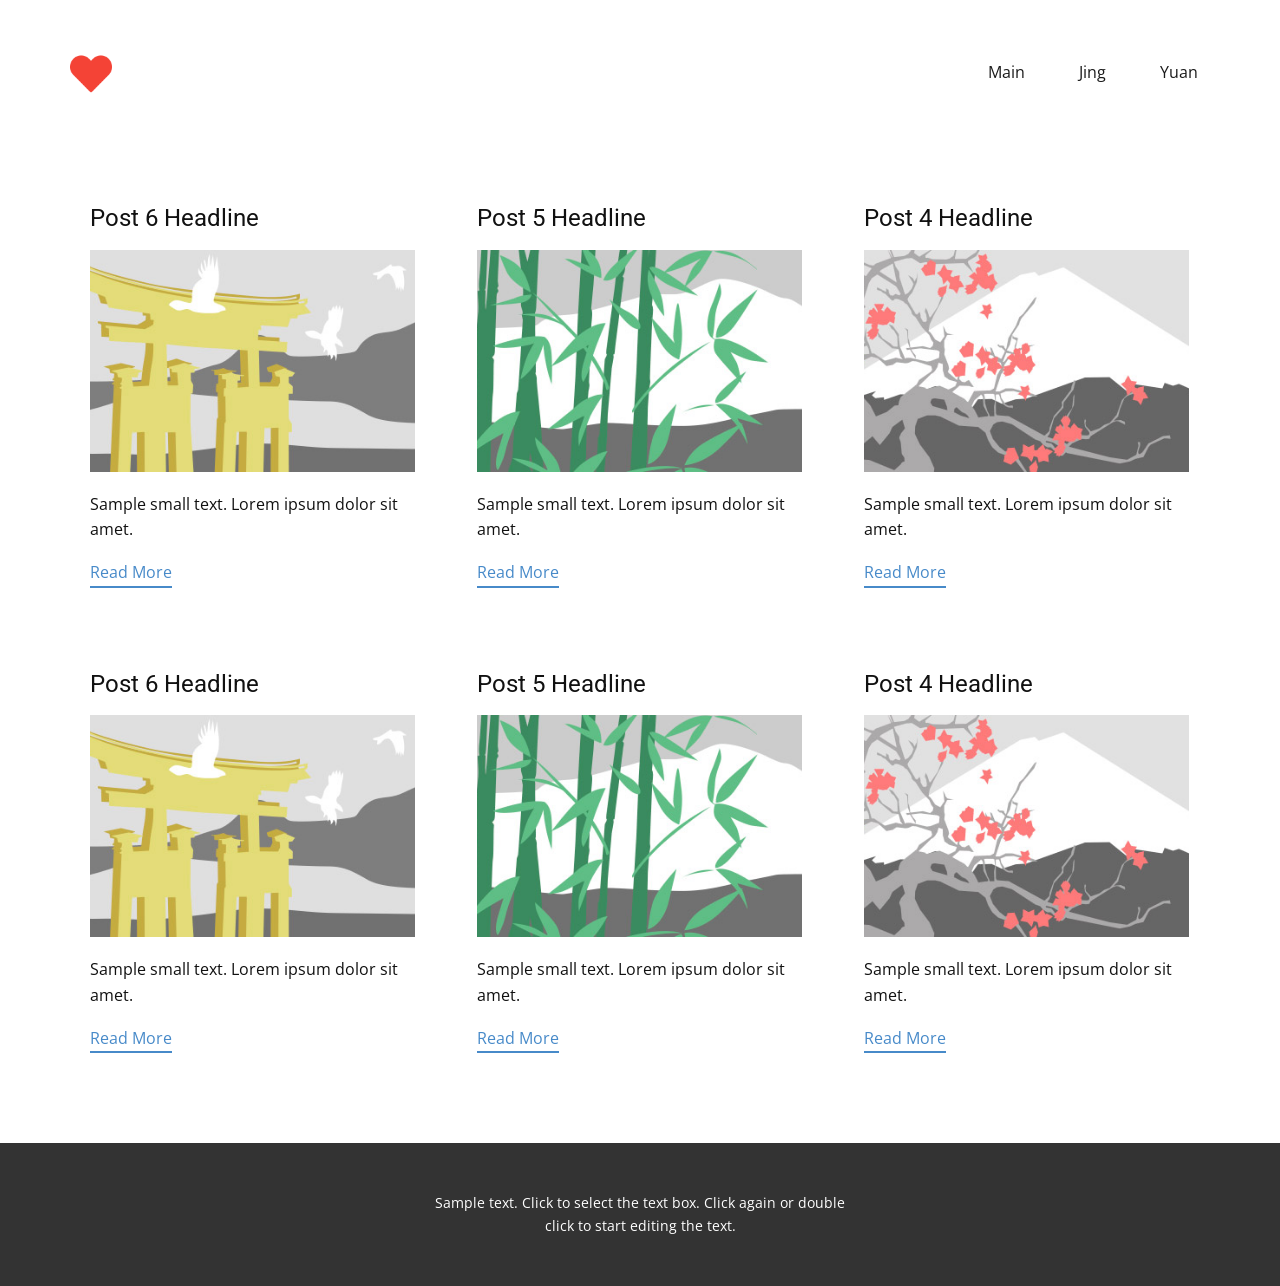
<file: blog/blog.html>
<html style="font-size: 16px;" lang="zh-Hans-CN"><head>
    <meta name="viewport" content="width=device-width, initial-scale=1.0">
    <meta charset="utf-8">
    <meta name="keywords" content="">
    <meta name="description" content="">
    <meta name="page_type" content="np-template-header-footer-from-plugin">
    <title>Blog Template</title>
    <link rel="stylesheet" href="../nicepage.css" media="screen">
<link rel="stylesheet" href="../Blog-Template.css" media="screen">
    <script class="u-script" type="text/javascript" src="../jquery.js" defer=""></script>
    <script class="u-script" type="text/javascript" src="../nicepage.js" defer=""></script>
    <meta name="generator" content="Nicepage 3.30.2, nicepage.com">
    <link rel="icon" href="../images/favicon.png">
    <link id="u-theme-google-font" rel="stylesheet" href="https://fonts.googleapis.com/css?family=Roboto:100,100i,300,300i,400,400i,500,500i,700,700i,900,900i|Open+Sans:300,300i,400,400i,600,600i,700,700i,800,800i">
    
    
    <script type="application/ld+json">{
		"@context": "http://schema.org",
		"@type": "Organization",
		"name": "我的网页",
		"logo": "images/favicon.png?rand=2dec"
}</script>
    <meta name="theme-color" content="#478ac9">
  </head>
  <body class="u-body"><header class="u-clearfix u-header u-header" id="sec-e98b"><div class="u-clearfix u-sheet u-sheet-1">
        <a href="https://nicepage.com" class="u-image u-logo u-image-1" data-image-width="512" data-image-height="512">
          <img src="../images/favicon.png?rand=2dec" class="u-logo-image u-logo-image-1">
        </a>
        <nav class="u-menu u-menu-dropdown u-offcanvas u-menu-1">
          <div class="menu-collapse" style="font-size: 1rem; letter-spacing: 0px;">
            <a class="u-button-style u-custom-left-right-menu-spacing u-custom-padding-bottom u-custom-top-bottom-menu-spacing u-nav-link u-text-active-palette-1-base u-text-hover-palette-2-base" href="#">
              <svg><use xmlns:xlink="http://www.w3.org/1999/xlink" xlink:href="#menu-hamburger"></use></svg>
              <svg version="1.1" xmlns="http://www.w3.org/2000/svg" xmlns:xlink="http://www.w3.org/1999/xlink"><defs><symbol id="menu-hamburger" viewBox="0 0 16 16" style="width: 16px; height: 16px;"><rect y="1" width="16" height="2"></rect><rect y="7" width="16" height="2"></rect><rect y="13" width="16" height="2"></rect>
</symbol>
</defs></svg>
            </a>
          </div>
          <div class="u-custom-menu u-nav-container">
            <ul class="u-nav u-spacing-30 u-unstyled u-nav-1"><li class="u-nav-item"><a class="u-border-2 u-border-active-palette-1-base u-border-hover-palette-1-base u-border-no-left u-border-no-right u-border-no-top u-button-style u-nav-link u-text-active-palette-1-base u-text-grey-90 u-text-hover-grey-90" href="../Main.html" style="padding: 10px 12px;">Main</a>
</li><li class="u-nav-item"><a class="u-border-2 u-border-active-palette-1-base u-border-hover-palette-1-base u-border-no-left u-border-no-right u-border-no-top u-button-style u-nav-link u-text-active-palette-1-base u-text-grey-90 u-text-hover-grey-90" href="../Jing.html" style="padding: 10px 12px;">Jing</a>
</li><li class="u-nav-item"><a class="u-border-2 u-border-active-palette-1-base u-border-hover-palette-1-base u-border-no-left u-border-no-right u-border-no-top u-button-style u-nav-link u-text-active-palette-1-base u-text-grey-90 u-text-hover-grey-90" href="../Yuan.html" style="padding: 10px 12px;">Yuan</a>
</li></ul>
          </div>
          <div class="u-custom-menu u-nav-container-collapse">
            <div class="u-black u-container-style u-inner-container-layout u-opacity u-opacity-95 u-sidenav">
              <div class="u-inner-container-layout u-sidenav-overflow">
                <div class="u-menu-close"></div>
                <ul class="u-align-center u-nav u-popupmenu-items u-unstyled u-nav-2"><li class="u-nav-item"><a class="u-button-style u-nav-link" href="../Main.html" style="padding: 10px 12px;">Main</a>
</li><li class="u-nav-item"><a class="u-button-style u-nav-link" href="../Jing.html" style="padding: 10px 12px;">Jing</a>
</li><li class="u-nav-item"><a class="u-button-style u-nav-link" href="../Yuan.html" style="padding: 10px 12px;">Yuan</a>
</li></ul>
              </div>
            </div>
            <div class="u-black u-menu-overlay u-opacity u-opacity-70"></div>
          </div>
        </nav>
      </div></header>
    <section class="u-clearfix u-section-1" id="sec-56d5">
      <div class="u-clearfix u-sheet u-valign-middle u-sheet-1"><!--blog--><!--blog_options_json--><!--{"type":"Recent","source":"","tags":"","count":""}--><!--/blog_options_json-->
        <div class="u-blog u-expanded-width u-repeater u-repeater-1"><!--blog_post-->
          <div class="u-blog-post u-container-style u-repeater-item u-white u-repeater-item-1">
            <div class="u-container-layout u-similar-container u-valign-top u-container-layout-1"><!--blog_post_header-->
              <h4 class="u-blog-control u-text u-text-1">
                <a class="u-post-header-link" href="../blog/post-5.html"><!--blog_post_header_content-->Post 6 Headline<!--/blog_post_header_content--></a>
              </h4><!--/blog_post_header--><!--blog_post_image-->
              <a class="u-post-header-link" href="../blog/post-5.html"><img alt="" class="u-blog-control u-expanded-width u-image u-image-default u-image-1" src="[data-uri]"></a><!--/blog_post_image--><!--blog_post_content-->
              <div class="u-blog-control u-post-content u-text u-text-2 fr-view">Sample small text. Lorem ipsum dolor sit amet.</div><!--/blog_post_content--><!--blog_post_readmore-->
              <a href="../blog/post-5.html" class="u-blog-control u-border-2 u-border-palette-1-base u-btn u-btn-rectangle u-button-style u-none u-btn-1"><!--blog_post_readmore_content--><!--options_json--><!--{"content":""}--><!--/options_json-->Read More<!--/blog_post_readmore_content--></a><!--/blog_post_readmore-->
            </div>
          </div><div class="u-blog-post u-container-style u-repeater-item u-video-cover u-white">
            <div class="u-container-layout u-similar-container u-valign-top u-container-layout-2"><!--blog_post_header-->
              <h4 class="u-blog-control u-text u-text-3">
                <a class="u-post-header-link" href="../blog/post-4.html"><!--blog_post_header_content-->Post 5 Headline<!--/blog_post_header_content--></a>
              </h4><!--/blog_post_header--><!--blog_post_image-->
              <a class="u-post-header-link" href="../blog/post-4.html"><img alt="" class="u-blog-control u-expanded-width u-image u-image-default u-image-2" src="[data-uri]"></a><!--/blog_post_image--><!--blog_post_content-->
              <div class="u-blog-control u-post-content u-text u-text-4 fr-view">Sample small text. Lorem ipsum dolor sit amet.</div><!--/blog_post_content--><!--blog_post_readmore-->
              <a href="../blog/post-4.html" class="u-blog-control u-border-2 u-border-palette-1-base u-btn u-btn-rectangle u-button-style u-none u-btn-2"><!--blog_post_readmore_content--><!--options_json--><!--{"content":""}--><!--/options_json-->Read More<!--/blog_post_readmore_content--></a><!--/blog_post_readmore-->
            </div>
          </div><div class="u-blog-post u-container-style u-repeater-item u-video-cover u-white">
            <div class="u-container-layout u-similar-container u-valign-top u-container-layout-3"><!--blog_post_header-->
              <h4 class="u-blog-control u-text u-text-5">
                <a class="u-post-header-link" href="../blog/post-3.html"><!--blog_post_header_content-->Post 4 Headline<!--/blog_post_header_content--></a>
              </h4><!--/blog_post_header--><!--blog_post_image-->
              <a class="u-post-header-link" href="../blog/post-3.html"><img alt="" class="u-blog-control u-expanded-width u-image u-image-default u-image-3" src="[data-uri]"></a><!--/blog_post_image--><!--blog_post_content-->
              <div class="u-blog-control u-post-content u-text u-text-6 fr-view">Sample small text. Lorem ipsum dolor sit amet.</div><!--/blog_post_content--><!--blog_post_readmore-->
              <a href="../blog/post-3.html" class="u-blog-control u-border-2 u-border-palette-1-base u-btn u-btn-rectangle u-button-style u-none u-btn-3"><!--blog_post_readmore_content--><!--options_json--><!--{"content":""}--><!--/options_json-->Read More<!--/blog_post_readmore_content--></a><!--/blog_post_readmore-->
            </div>
          </div><div class="u-blog-post u-container-style u-repeater-item u-white u-repeater-item-1">
            <div class="u-container-layout u-similar-container u-valign-top u-container-layout-1"><!--blog_post_header-->
              <h4 class="u-blog-control u-text u-text-1">
                <a class="u-post-header-link" href="../blog/post-2.html"><!--blog_post_header_content-->Post 6 Headline<!--/blog_post_header_content--></a>
              </h4><!--/blog_post_header--><!--blog_post_image-->
              <a class="u-post-header-link" href="../blog/post-2.html"><img alt="" class="u-blog-control u-expanded-width u-image u-image-default u-image-1" src="[data-uri]"></a><!--/blog_post_image--><!--blog_post_content-->
              <div class="u-blog-control u-post-content u-text u-text-2 fr-view">Sample small text. Lorem ipsum dolor sit amet.</div><!--/blog_post_content--><!--blog_post_readmore-->
              <a href="../blog/post-2.html" class="u-blog-control u-border-2 u-border-palette-1-base u-btn u-btn-rectangle u-button-style u-none u-btn-1"><!--blog_post_readmore_content--><!--options_json--><!--{"content":""}--><!--/options_json-->Read More<!--/blog_post_readmore_content--></a><!--/blog_post_readmore-->
            </div>
          </div><div class="u-blog-post u-container-style u-repeater-item u-video-cover u-white">
            <div class="u-container-layout u-similar-container u-valign-top u-container-layout-2"><!--blog_post_header-->
              <h4 class="u-blog-control u-text u-text-3">
                <a class="u-post-header-link" href="../blog/post-1.html"><!--blog_post_header_content-->Post 5 Headline<!--/blog_post_header_content--></a>
              </h4><!--/blog_post_header--><!--blog_post_image-->
              <a class="u-post-header-link" href="../blog/post-1.html"><img alt="" class="u-blog-control u-expanded-width u-image u-image-default u-image-2" src="[data-uri]"></a><!--/blog_post_image--><!--blog_post_content-->
              <div class="u-blog-control u-post-content u-text u-text-4 fr-view">Sample small text. Lorem ipsum dolor sit amet.</div><!--/blog_post_content--><!--blog_post_readmore-->
              <a href="../blog/post-1.html" class="u-blog-control u-border-2 u-border-palette-1-base u-btn u-btn-rectangle u-button-style u-none u-btn-2"><!--blog_post_readmore_content--><!--options_json--><!--{"content":""}--><!--/options_json-->Read More<!--/blog_post_readmore_content--></a><!--/blog_post_readmore-->
            </div>
          </div><div class="u-blog-post u-container-style u-repeater-item u-video-cover u-white">
            <div class="u-container-layout u-similar-container u-valign-top u-container-layout-3"><!--blog_post_header-->
              <h4 class="u-blog-control u-text u-text-5">
                <a class="u-post-header-link" href="../blog/post.html"><!--blog_post_header_content-->Post 4 Headline<!--/blog_post_header_content--></a>
              </h4><!--/blog_post_header--><!--blog_post_image-->
              <a class="u-post-header-link" href="../blog/post.html"><img alt="" class="u-blog-control u-expanded-width u-image u-image-default u-image-3" src="[data-uri]"></a><!--/blog_post_image--><!--blog_post_content-->
              <div class="u-blog-control u-post-content u-text u-text-6 fr-view">Sample small text. Lorem ipsum dolor sit amet.</div><!--/blog_post_content--><!--blog_post_readmore-->
              <a href="../blog/post.html" class="u-blog-control u-border-2 u-border-palette-1-base u-btn u-btn-rectangle u-button-style u-none u-btn-3"><!--blog_post_readmore_content--><!--options_json--><!--{"content":""}--><!--/options_json-->Read More<!--/blog_post_readmore_content--></a><!--/blog_post_readmore-->
            </div>
          </div><!--/blog_post--><!--blog_post-->
          <!--/blog_post--><!--blog_post-->
          <!--/blog_post-->
        </div><!--/blog-->
      </div>
    </section>
    
    
    <footer class="u-align-center u-clearfix u-footer u-grey-80 u-footer" id="sec-84d2"><div class="u-clearfix u-sheet u-sheet-1">
        <p class="u-small-text u-text u-text-variant u-text-1">Sample text. Click to select the text box. Click again or double click to start editing the text.</p>
      </div></footer>
  
</body></html>
</file>
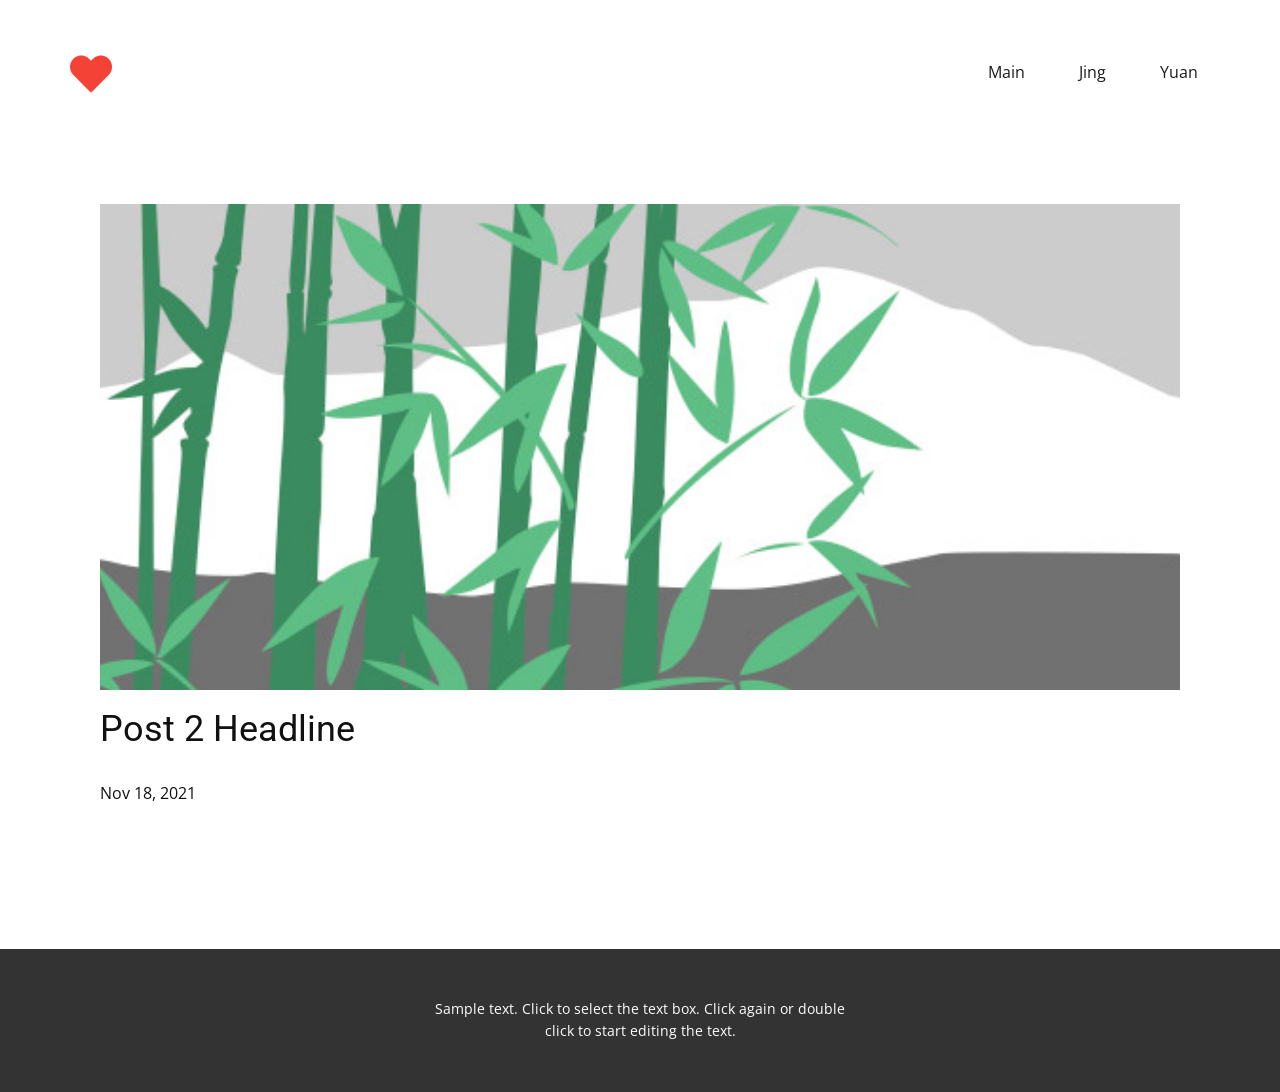
<file: blog/post-1.html>
<!doctype html>
<html style="font-size: 16px;" lang="zh-Hans-CN"><head>
    <meta name="viewport" content="width=device-width, initial-scale=1.0">
    <meta charset="utf-8">
    <meta name="keywords" content="Post 6 Headline">
    <meta name="description" content="">
    <meta name="page_type" content="np-template-header-footer-from-plugin">
    <title>Post 2 Headline</title>
    <link rel="stylesheet" href="../nicepage.css" media="screen">
<link rel="stylesheet" href="../Post-Template.css" media="screen">
    <script class="u-script" type="text/javascript" src="../jquery.js" defer=""></script>
    <script class="u-script" type="text/javascript" src="../nicepage.js" defer=""></script>
    <meta name="generator" content="Nicepage 3.30.2, nicepage.com">
    <link rel="icon" href="../images/favicon.png">
    <link id="u-theme-google-font" rel="stylesheet" href="https://fonts.googleapis.com/css?family=Roboto:100,100i,300,300i,400,400i,500,500i,700,700i,900,900i|Open+Sans:300,300i,400,400i,600,600i,700,700i,800,800i">
    
    
    <script type="application/ld+json">{
		"@context": "http://schema.org",
		"@type": "Organization",
		"name": "我的网页",
		"logo": "images/favicon.png?rand=2dec"
}</script>
    <meta name="theme-color" content="#478ac9">
  </head>
  <body class="u-body"><header class="u-clearfix u-header u-header" id="sec-e98b"><div class="u-clearfix u-sheet u-sheet-1">
        <a href="https://nicepage.com" class="u-image u-logo u-image-1" data-image-width="512" data-image-height="512">
          <img src="../images/favicon.png?rand=2dec" class="u-logo-image u-logo-image-1">
        </a>
        <nav class="u-menu u-menu-dropdown u-offcanvas u-menu-1">
          <div class="menu-collapse" style="font-size: 1rem; letter-spacing: 0px;">
            <a class="u-button-style u-custom-left-right-menu-spacing u-custom-padding-bottom u-custom-top-bottom-menu-spacing u-nav-link u-text-active-palette-1-base u-text-hover-palette-2-base" href="#">
              <svg><use xmlns:xlink="http://www.w3.org/1999/xlink" xlink:href="#menu-hamburger"></use></svg>
              <svg version="1.1" xmlns="http://www.w3.org/2000/svg" xmlns:xlink="http://www.w3.org/1999/xlink"><defs><symbol id="menu-hamburger" viewBox="0 0 16 16" style="width: 16px; height: 16px;"><rect y="1" width="16" height="2"></rect><rect y="7" width="16" height="2"></rect><rect y="13" width="16" height="2"></rect>
</symbol>
</defs></svg>
            </a>
          </div>
          <div class="u-custom-menu u-nav-container">
            <ul class="u-nav u-spacing-30 u-unstyled u-nav-1"><li class="u-nav-item"><a class="u-border-2 u-border-active-palette-1-base u-border-hover-palette-1-base u-border-no-left u-border-no-right u-border-no-top u-button-style u-nav-link u-text-active-palette-1-base u-text-grey-90 u-text-hover-grey-90" href="../Main.html" style="padding: 10px 12px;">Main</a>
</li><li class="u-nav-item"><a class="u-border-2 u-border-active-palette-1-base u-border-hover-palette-1-base u-border-no-left u-border-no-right u-border-no-top u-button-style u-nav-link u-text-active-palette-1-base u-text-grey-90 u-text-hover-grey-90" href="../Jing.html" style="padding: 10px 12px;">Jing</a>
</li><li class="u-nav-item"><a class="u-border-2 u-border-active-palette-1-base u-border-hover-palette-1-base u-border-no-left u-border-no-right u-border-no-top u-button-style u-nav-link u-text-active-palette-1-base u-text-grey-90 u-text-hover-grey-90" href="../Yuan.html" style="padding: 10px 12px;">Yuan</a>
</li></ul>
          </div>
          <div class="u-custom-menu u-nav-container-collapse">
            <div class="u-black u-container-style u-inner-container-layout u-opacity u-opacity-95 u-sidenav">
              <div class="u-inner-container-layout u-sidenav-overflow">
                <div class="u-menu-close"></div>
                <ul class="u-align-center u-nav u-popupmenu-items u-unstyled u-nav-2"><li class="u-nav-item"><a class="u-button-style u-nav-link" href="../Main.html" style="padding: 10px 12px;">Main</a>
</li><li class="u-nav-item"><a class="u-button-style u-nav-link" href="../Jing.html" style="padding: 10px 12px;">Jing</a>
</li><li class="u-nav-item"><a class="u-button-style u-nav-link" href="../Yuan.html" style="padding: 10px 12px;">Yuan</a>
</li></ul>
              </div>
            </div>
            <div class="u-black u-menu-overlay u-opacity u-opacity-70"></div>
          </div>
        </nav>
      </div></header>
    <section class="u-align-center u-clearfix u-section-1" id="sec-5452">
      <div class="u-clearfix u-sheet u-valign-middle-md u-valign-middle-sm u-valign-middle-xs u-sheet-1"><!--post_details--><!--post_details_options_json--><!--{"source":""}--><!--/post_details_options_json--><!--blog_post-->
        <div class="u-container-style u-expanded-width u-post-details u-post-details-1">
          <div class="u-container-layout u-valign-middle u-container-layout-1"><!--blog_post_image-->
            <img alt="" class="u-blog-control u-expanded-width u-image u-image-default u-image-1" src="[data-uri]"><!--/blog_post_image--><!--blog_post_header-->
            <h2 class="u-blog-control u-text u-text-1">Post 2 Headline</h2><!--/blog_post_header--><!--blog_post_metadata-->
            <div class="u-blog-control u-metadata u-metadata-1"><!--blog_post_metadata_date-->
              <span class="u-meta-date u-meta-icon">Nov 18, 2021</span><!--/blog_post_metadata_date--><!--blog_post_metadata_category-->
              <!--/blog_post_metadata_category--><!--blog_post_metadata_comments-->
              <!--/blog_post_metadata_comments-->
            </div><!--/blog_post_metadata--><!--blog_post_content-->
            <!--/blog_post_content-->
          </div>
        </div><!--/blog_post--><!--/post_details-->
      </div>
    </section>
    
    
    <footer class="u-align-center u-clearfix u-footer u-grey-80 u-footer" id="sec-84d2"><div class="u-clearfix u-sheet u-sheet-1">
        <p class="u-small-text u-text u-text-variant u-text-1">Sample text. Click to select the text box. Click again or double click to start editing the text.</p>
      </div></footer>
  
</body></html>
</file>
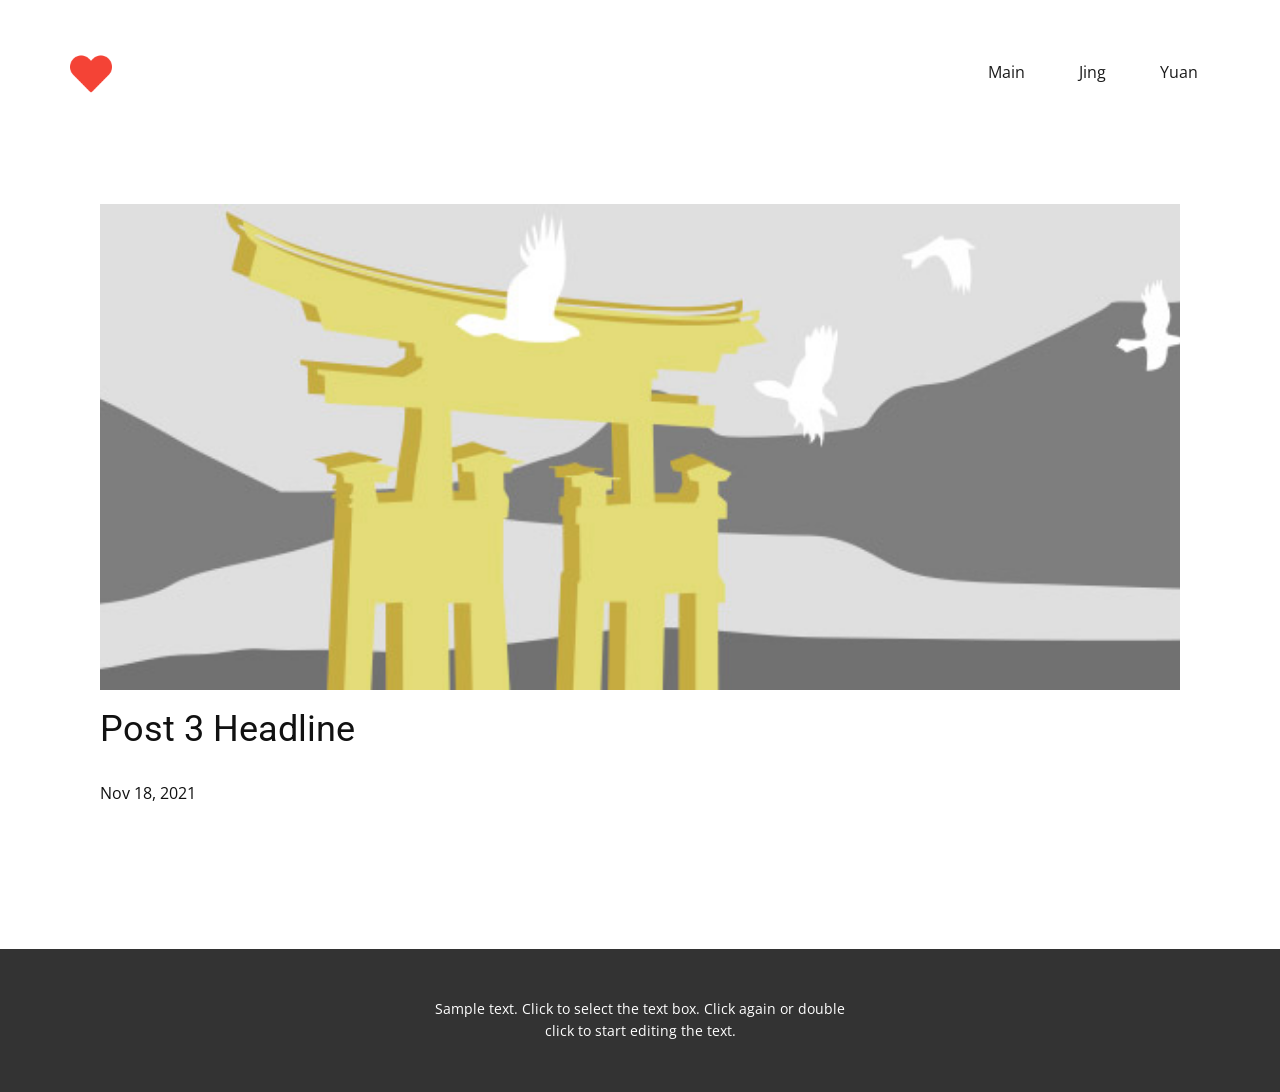
<file: blog/post-2.html>
<!doctype html>
<html style="font-size: 16px;" lang="zh-Hans-CN"><head>
    <meta name="viewport" content="width=device-width, initial-scale=1.0">
    <meta charset="utf-8">
    <meta name="keywords" content="Post 6 Headline">
    <meta name="description" content="">
    <meta name="page_type" content="np-template-header-footer-from-plugin">
    <title>Post 3 Headline</title>
    <link rel="stylesheet" href="../nicepage.css" media="screen">
<link rel="stylesheet" href="../Post-Template.css" media="screen">
    <script class="u-script" type="text/javascript" src="../jquery.js" defer=""></script>
    <script class="u-script" type="text/javascript" src="../nicepage.js" defer=""></script>
    <meta name="generator" content="Nicepage 3.30.2, nicepage.com">
    <link rel="icon" href="../images/favicon.png">
    <link id="u-theme-google-font" rel="stylesheet" href="https://fonts.googleapis.com/css?family=Roboto:100,100i,300,300i,400,400i,500,500i,700,700i,900,900i|Open+Sans:300,300i,400,400i,600,600i,700,700i,800,800i">
    
    
    <script type="application/ld+json">{
		"@context": "http://schema.org",
		"@type": "Organization",
		"name": "我的网页",
		"logo": "images/favicon.png?rand=2dec"
}</script>
    <meta name="theme-color" content="#478ac9">
  </head>
  <body class="u-body"><header class="u-clearfix u-header u-header" id="sec-e98b"><div class="u-clearfix u-sheet u-sheet-1">
        <a href="https://nicepage.com" class="u-image u-logo u-image-1" data-image-width="512" data-image-height="512">
          <img src="../images/favicon.png?rand=2dec" class="u-logo-image u-logo-image-1">
        </a>
        <nav class="u-menu u-menu-dropdown u-offcanvas u-menu-1">
          <div class="menu-collapse" style="font-size: 1rem; letter-spacing: 0px;">
            <a class="u-button-style u-custom-left-right-menu-spacing u-custom-padding-bottom u-custom-top-bottom-menu-spacing u-nav-link u-text-active-palette-1-base u-text-hover-palette-2-base" href="#">
              <svg><use xmlns:xlink="http://www.w3.org/1999/xlink" xlink:href="#menu-hamburger"></use></svg>
              <svg version="1.1" xmlns="http://www.w3.org/2000/svg" xmlns:xlink="http://www.w3.org/1999/xlink"><defs><symbol id="menu-hamburger" viewBox="0 0 16 16" style="width: 16px; height: 16px;"><rect y="1" width="16" height="2"></rect><rect y="7" width="16" height="2"></rect><rect y="13" width="16" height="2"></rect>
</symbol>
</defs></svg>
            </a>
          </div>
          <div class="u-custom-menu u-nav-container">
            <ul class="u-nav u-spacing-30 u-unstyled u-nav-1"><li class="u-nav-item"><a class="u-border-2 u-border-active-palette-1-base u-border-hover-palette-1-base u-border-no-left u-border-no-right u-border-no-top u-button-style u-nav-link u-text-active-palette-1-base u-text-grey-90 u-text-hover-grey-90" href="../Main.html" style="padding: 10px 12px;">Main</a>
</li><li class="u-nav-item"><a class="u-border-2 u-border-active-palette-1-base u-border-hover-palette-1-base u-border-no-left u-border-no-right u-border-no-top u-button-style u-nav-link u-text-active-palette-1-base u-text-grey-90 u-text-hover-grey-90" href="../Jing.html" style="padding: 10px 12px;">Jing</a>
</li><li class="u-nav-item"><a class="u-border-2 u-border-active-palette-1-base u-border-hover-palette-1-base u-border-no-left u-border-no-right u-border-no-top u-button-style u-nav-link u-text-active-palette-1-base u-text-grey-90 u-text-hover-grey-90" href="../Yuan.html" style="padding: 10px 12px;">Yuan</a>
</li></ul>
          </div>
          <div class="u-custom-menu u-nav-container-collapse">
            <div class="u-black u-container-style u-inner-container-layout u-opacity u-opacity-95 u-sidenav">
              <div class="u-inner-container-layout u-sidenav-overflow">
                <div class="u-menu-close"></div>
                <ul class="u-align-center u-nav u-popupmenu-items u-unstyled u-nav-2"><li class="u-nav-item"><a class="u-button-style u-nav-link" href="../Main.html" style="padding: 10px 12px;">Main</a>
</li><li class="u-nav-item"><a class="u-button-style u-nav-link" href="../Jing.html" style="padding: 10px 12px;">Jing</a>
</li><li class="u-nav-item"><a class="u-button-style u-nav-link" href="../Yuan.html" style="padding: 10px 12px;">Yuan</a>
</li></ul>
              </div>
            </div>
            <div class="u-black u-menu-overlay u-opacity u-opacity-70"></div>
          </div>
        </nav>
      </div></header>
    <section class="u-align-center u-clearfix u-section-1" id="sec-5452">
      <div class="u-clearfix u-sheet u-valign-middle-md u-valign-middle-sm u-valign-middle-xs u-sheet-1"><!--post_details--><!--post_details_options_json--><!--{"source":""}--><!--/post_details_options_json--><!--blog_post-->
        <div class="u-container-style u-expanded-width u-post-details u-post-details-1">
          <div class="u-container-layout u-valign-middle u-container-layout-1"><!--blog_post_image-->
            <img alt="" class="u-blog-control u-expanded-width u-image u-image-default u-image-1" src="[data-uri]"><!--/blog_post_image--><!--blog_post_header-->
            <h2 class="u-blog-control u-text u-text-1">Post 3 Headline</h2><!--/blog_post_header--><!--blog_post_metadata-->
            <div class="u-blog-control u-metadata u-metadata-1"><!--blog_post_metadata_date-->
              <span class="u-meta-date u-meta-icon">Nov 18, 2021</span><!--/blog_post_metadata_date--><!--blog_post_metadata_category-->
              <!--/blog_post_metadata_category--><!--blog_post_metadata_comments-->
              <!--/blog_post_metadata_comments-->
            </div><!--/blog_post_metadata--><!--blog_post_content-->
            <!--/blog_post_content-->
          </div>
        </div><!--/blog_post--><!--/post_details-->
      </div>
    </section>
    
    
    <footer class="u-align-center u-clearfix u-footer u-grey-80 u-footer" id="sec-84d2"><div class="u-clearfix u-sheet u-sheet-1">
        <p class="u-small-text u-text u-text-variant u-text-1">Sample text. Click to select the text box. Click again or double click to start editing the text.</p>
      </div></footer>
  
</body></html>
</file>
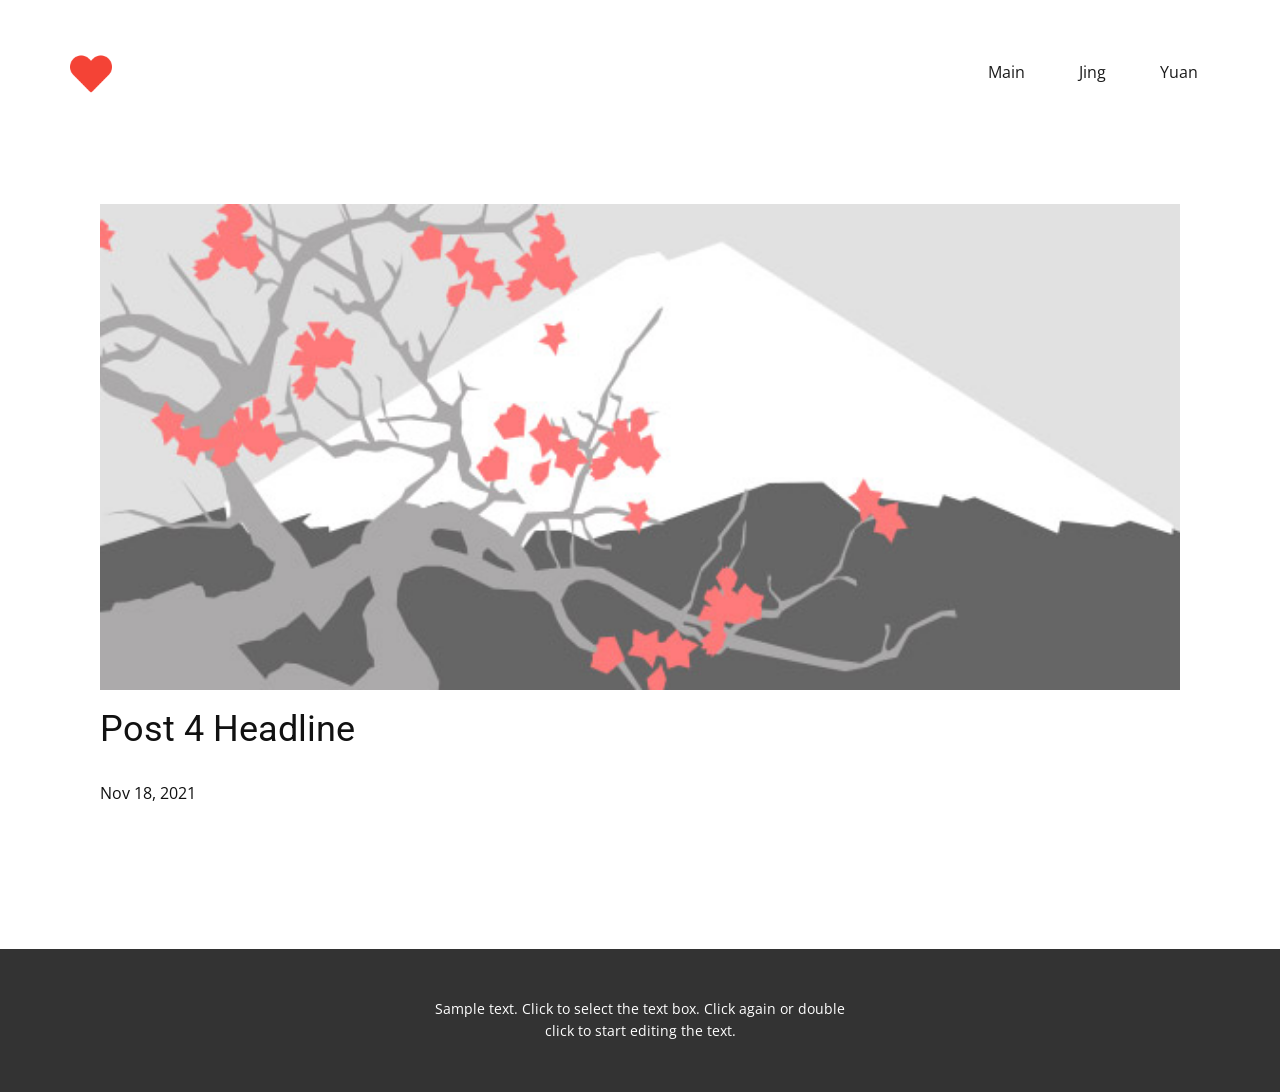
<file: blog/post-3.html>
<!doctype html>
<html style="font-size: 16px;" lang="zh-Hans-CN"><head>
    <meta name="viewport" content="width=device-width, initial-scale=1.0">
    <meta charset="utf-8">
    <meta name="keywords" content="Post 6 Headline">
    <meta name="description" content="">
    <meta name="page_type" content="np-template-header-footer-from-plugin">
    <title>Post 4 Headline</title>
    <link rel="stylesheet" href="../nicepage.css" media="screen">
<link rel="stylesheet" href="../Post-Template.css" media="screen">
    <script class="u-script" type="text/javascript" src="../jquery.js" defer=""></script>
    <script class="u-script" type="text/javascript" src="../nicepage.js" defer=""></script>
    <meta name="generator" content="Nicepage 3.30.2, nicepage.com">
    <link rel="icon" href="../images/favicon.png">
    <link id="u-theme-google-font" rel="stylesheet" href="https://fonts.googleapis.com/css?family=Roboto:100,100i,300,300i,400,400i,500,500i,700,700i,900,900i|Open+Sans:300,300i,400,400i,600,600i,700,700i,800,800i">
    
    
    <script type="application/ld+json">{
		"@context": "http://schema.org",
		"@type": "Organization",
		"name": "我的网页",
		"logo": "images/favicon.png?rand=2dec"
}</script>
    <meta name="theme-color" content="#478ac9">
  </head>
  <body class="u-body"><header class="u-clearfix u-header u-header" id="sec-e98b"><div class="u-clearfix u-sheet u-sheet-1">
        <a href="https://nicepage.com" class="u-image u-logo u-image-1" data-image-width="512" data-image-height="512">
          <img src="../images/favicon.png?rand=2dec" class="u-logo-image u-logo-image-1">
        </a>
        <nav class="u-menu u-menu-dropdown u-offcanvas u-menu-1">
          <div class="menu-collapse" style="font-size: 1rem; letter-spacing: 0px;">
            <a class="u-button-style u-custom-left-right-menu-spacing u-custom-padding-bottom u-custom-top-bottom-menu-spacing u-nav-link u-text-active-palette-1-base u-text-hover-palette-2-base" href="#">
              <svg><use xmlns:xlink="http://www.w3.org/1999/xlink" xlink:href="#menu-hamburger"></use></svg>
              <svg version="1.1" xmlns="http://www.w3.org/2000/svg" xmlns:xlink="http://www.w3.org/1999/xlink"><defs><symbol id="menu-hamburger" viewBox="0 0 16 16" style="width: 16px; height: 16px;"><rect y="1" width="16" height="2"></rect><rect y="7" width="16" height="2"></rect><rect y="13" width="16" height="2"></rect>
</symbol>
</defs></svg>
            </a>
          </div>
          <div class="u-custom-menu u-nav-container">
            <ul class="u-nav u-spacing-30 u-unstyled u-nav-1"><li class="u-nav-item"><a class="u-border-2 u-border-active-palette-1-base u-border-hover-palette-1-base u-border-no-left u-border-no-right u-border-no-top u-button-style u-nav-link u-text-active-palette-1-base u-text-grey-90 u-text-hover-grey-90" href="../Main.html" style="padding: 10px 12px;">Main</a>
</li><li class="u-nav-item"><a class="u-border-2 u-border-active-palette-1-base u-border-hover-palette-1-base u-border-no-left u-border-no-right u-border-no-top u-button-style u-nav-link u-text-active-palette-1-base u-text-grey-90 u-text-hover-grey-90" href="../Jing.html" style="padding: 10px 12px;">Jing</a>
</li><li class="u-nav-item"><a class="u-border-2 u-border-active-palette-1-base u-border-hover-palette-1-base u-border-no-left u-border-no-right u-border-no-top u-button-style u-nav-link u-text-active-palette-1-base u-text-grey-90 u-text-hover-grey-90" href="../Yuan.html" style="padding: 10px 12px;">Yuan</a>
</li></ul>
          </div>
          <div class="u-custom-menu u-nav-container-collapse">
            <div class="u-black u-container-style u-inner-container-layout u-opacity u-opacity-95 u-sidenav">
              <div class="u-inner-container-layout u-sidenav-overflow">
                <div class="u-menu-close"></div>
                <ul class="u-align-center u-nav u-popupmenu-items u-unstyled u-nav-2"><li class="u-nav-item"><a class="u-button-style u-nav-link" href="../Main.html" style="padding: 10px 12px;">Main</a>
</li><li class="u-nav-item"><a class="u-button-style u-nav-link" href="../Jing.html" style="padding: 10px 12px;">Jing</a>
</li><li class="u-nav-item"><a class="u-button-style u-nav-link" href="../Yuan.html" style="padding: 10px 12px;">Yuan</a>
</li></ul>
              </div>
            </div>
            <div class="u-black u-menu-overlay u-opacity u-opacity-70"></div>
          </div>
        </nav>
      </div></header>
    <section class="u-align-center u-clearfix u-section-1" id="sec-5452">
      <div class="u-clearfix u-sheet u-valign-middle-md u-valign-middle-sm u-valign-middle-xs u-sheet-1"><!--post_details--><!--post_details_options_json--><!--{"source":""}--><!--/post_details_options_json--><!--blog_post-->
        <div class="u-container-style u-expanded-width u-post-details u-post-details-1">
          <div class="u-container-layout u-valign-middle u-container-layout-1"><!--blog_post_image-->
            <img alt="" class="u-blog-control u-expanded-width u-image u-image-default u-image-1" src="[data-uri]"><!--/blog_post_image--><!--blog_post_header-->
            <h2 class="u-blog-control u-text u-text-1">Post 4 Headline</h2><!--/blog_post_header--><!--blog_post_metadata-->
            <div class="u-blog-control u-metadata u-metadata-1"><!--blog_post_metadata_date-->
              <span class="u-meta-date u-meta-icon">Nov 18, 2021</span><!--/blog_post_metadata_date--><!--blog_post_metadata_category-->
              <!--/blog_post_metadata_category--><!--blog_post_metadata_comments-->
              <!--/blog_post_metadata_comments-->
            </div><!--/blog_post_metadata--><!--blog_post_content-->
            <!--/blog_post_content-->
          </div>
        </div><!--/blog_post--><!--/post_details-->
      </div>
    </section>
    
    
    <footer class="u-align-center u-clearfix u-footer u-grey-80 u-footer" id="sec-84d2"><div class="u-clearfix u-sheet u-sheet-1">
        <p class="u-small-text u-text u-text-variant u-text-1">Sample text. Click to select the text box. Click again or double click to start editing the text.</p>
      </div></footer>
  
</body></html>
</file>
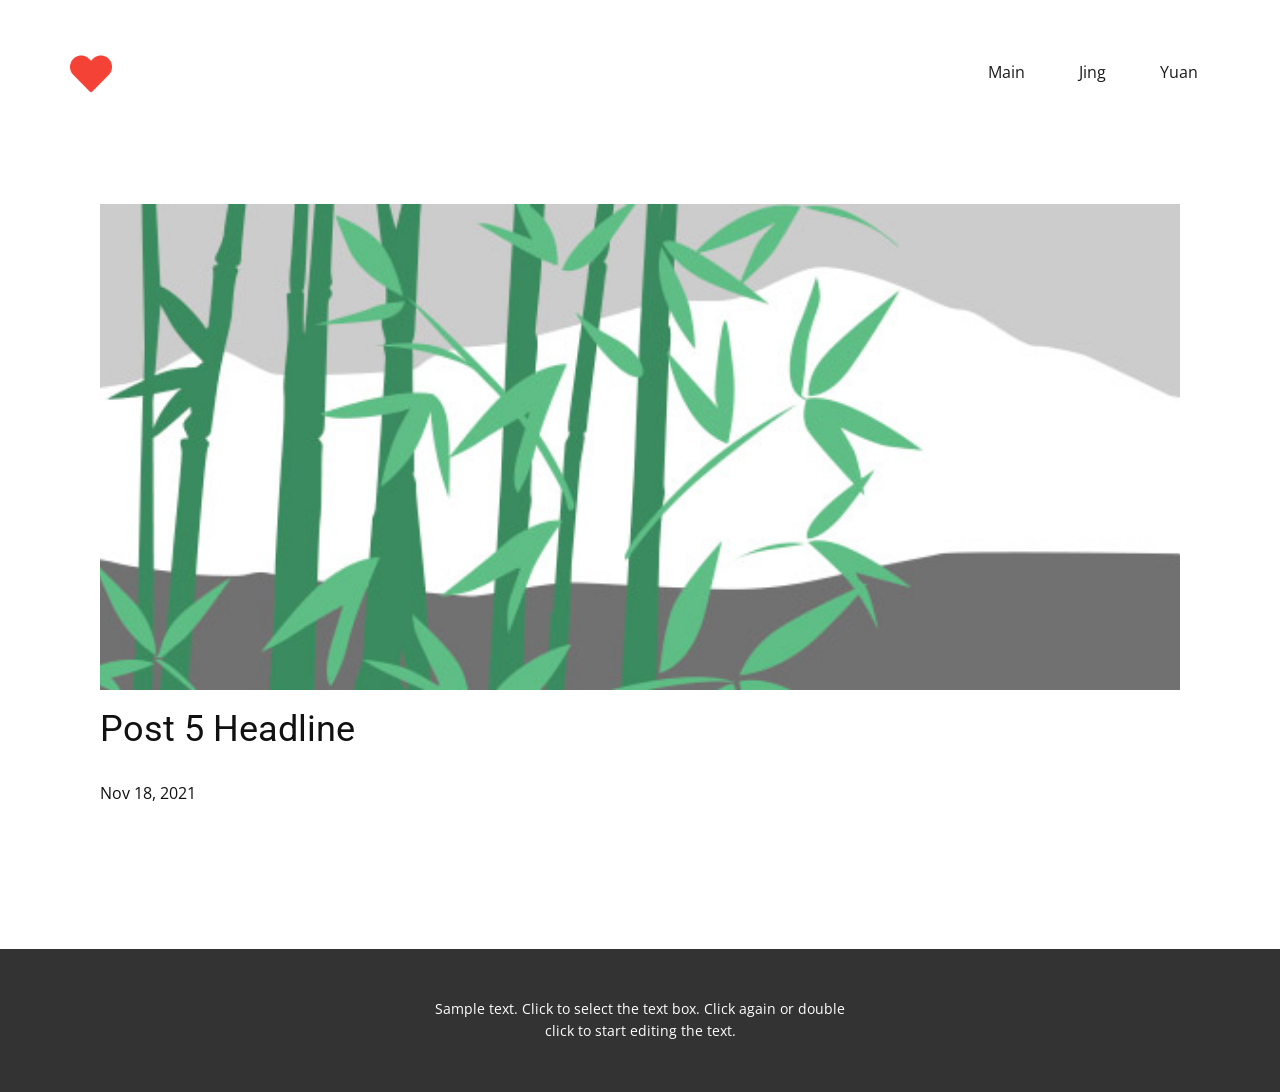
<file: blog/post-4.html>
<!doctype html>
<html style="font-size: 16px;" lang="zh-Hans-CN"><head>
    <meta name="viewport" content="width=device-width, initial-scale=1.0">
    <meta charset="utf-8">
    <meta name="keywords" content="Post 6 Headline">
    <meta name="description" content="">
    <meta name="page_type" content="np-template-header-footer-from-plugin">
    <title>Post 5 Headline</title>
    <link rel="stylesheet" href="../nicepage.css" media="screen">
<link rel="stylesheet" href="../Post-Template.css" media="screen">
    <script class="u-script" type="text/javascript" src="../jquery.js" defer=""></script>
    <script class="u-script" type="text/javascript" src="../nicepage.js" defer=""></script>
    <meta name="generator" content="Nicepage 3.30.2, nicepage.com">
    <link rel="icon" href="../images/favicon.png">
    <link id="u-theme-google-font" rel="stylesheet" href="https://fonts.googleapis.com/css?family=Roboto:100,100i,300,300i,400,400i,500,500i,700,700i,900,900i|Open+Sans:300,300i,400,400i,600,600i,700,700i,800,800i">
    
    
    <script type="application/ld+json">{
		"@context": "http://schema.org",
		"@type": "Organization",
		"name": "我的网页",
		"logo": "images/favicon.png?rand=2dec"
}</script>
    <meta name="theme-color" content="#478ac9">
  </head>
  <body class="u-body"><header class="u-clearfix u-header u-header" id="sec-e98b"><div class="u-clearfix u-sheet u-sheet-1">
        <a href="https://nicepage.com" class="u-image u-logo u-image-1" data-image-width="512" data-image-height="512">
          <img src="../images/favicon.png?rand=2dec" class="u-logo-image u-logo-image-1">
        </a>
        <nav class="u-menu u-menu-dropdown u-offcanvas u-menu-1">
          <div class="menu-collapse" style="font-size: 1rem; letter-spacing: 0px;">
            <a class="u-button-style u-custom-left-right-menu-spacing u-custom-padding-bottom u-custom-top-bottom-menu-spacing u-nav-link u-text-active-palette-1-base u-text-hover-palette-2-base" href="#">
              <svg><use xmlns:xlink="http://www.w3.org/1999/xlink" xlink:href="#menu-hamburger"></use></svg>
              <svg version="1.1" xmlns="http://www.w3.org/2000/svg" xmlns:xlink="http://www.w3.org/1999/xlink"><defs><symbol id="menu-hamburger" viewBox="0 0 16 16" style="width: 16px; height: 16px;"><rect y="1" width="16" height="2"></rect><rect y="7" width="16" height="2"></rect><rect y="13" width="16" height="2"></rect>
</symbol>
</defs></svg>
            </a>
          </div>
          <div class="u-custom-menu u-nav-container">
            <ul class="u-nav u-spacing-30 u-unstyled u-nav-1"><li class="u-nav-item"><a class="u-border-2 u-border-active-palette-1-base u-border-hover-palette-1-base u-border-no-left u-border-no-right u-border-no-top u-button-style u-nav-link u-text-active-palette-1-base u-text-grey-90 u-text-hover-grey-90" href="../Main.html" style="padding: 10px 12px;">Main</a>
</li><li class="u-nav-item"><a class="u-border-2 u-border-active-palette-1-base u-border-hover-palette-1-base u-border-no-left u-border-no-right u-border-no-top u-button-style u-nav-link u-text-active-palette-1-base u-text-grey-90 u-text-hover-grey-90" href="../Jing.html" style="padding: 10px 12px;">Jing</a>
</li><li class="u-nav-item"><a class="u-border-2 u-border-active-palette-1-base u-border-hover-palette-1-base u-border-no-left u-border-no-right u-border-no-top u-button-style u-nav-link u-text-active-palette-1-base u-text-grey-90 u-text-hover-grey-90" href="../Yuan.html" style="padding: 10px 12px;">Yuan</a>
</li></ul>
          </div>
          <div class="u-custom-menu u-nav-container-collapse">
            <div class="u-black u-container-style u-inner-container-layout u-opacity u-opacity-95 u-sidenav">
              <div class="u-inner-container-layout u-sidenav-overflow">
                <div class="u-menu-close"></div>
                <ul class="u-align-center u-nav u-popupmenu-items u-unstyled u-nav-2"><li class="u-nav-item"><a class="u-button-style u-nav-link" href="../Main.html" style="padding: 10px 12px;">Main</a>
</li><li class="u-nav-item"><a class="u-button-style u-nav-link" href="../Jing.html" style="padding: 10px 12px;">Jing</a>
</li><li class="u-nav-item"><a class="u-button-style u-nav-link" href="../Yuan.html" style="padding: 10px 12px;">Yuan</a>
</li></ul>
              </div>
            </div>
            <div class="u-black u-menu-overlay u-opacity u-opacity-70"></div>
          </div>
        </nav>
      </div></header>
    <section class="u-align-center u-clearfix u-section-1" id="sec-5452">
      <div class="u-clearfix u-sheet u-valign-middle-md u-valign-middle-sm u-valign-middle-xs u-sheet-1"><!--post_details--><!--post_details_options_json--><!--{"source":""}--><!--/post_details_options_json--><!--blog_post-->
        <div class="u-container-style u-expanded-width u-post-details u-post-details-1">
          <div class="u-container-layout u-valign-middle u-container-layout-1"><!--blog_post_image-->
            <img alt="" class="u-blog-control u-expanded-width u-image u-image-default u-image-1" src="[data-uri]"><!--/blog_post_image--><!--blog_post_header-->
            <h2 class="u-blog-control u-text u-text-1">Post 5 Headline</h2><!--/blog_post_header--><!--blog_post_metadata-->
            <div class="u-blog-control u-metadata u-metadata-1"><!--blog_post_metadata_date-->
              <span class="u-meta-date u-meta-icon">Nov 18, 2021</span><!--/blog_post_metadata_date--><!--blog_post_metadata_category-->
              <!--/blog_post_metadata_category--><!--blog_post_metadata_comments-->
              <!--/blog_post_metadata_comments-->
            </div><!--/blog_post_metadata--><!--blog_post_content-->
            <!--/blog_post_content-->
          </div>
        </div><!--/blog_post--><!--/post_details-->
      </div>
    </section>
    
    
    <footer class="u-align-center u-clearfix u-footer u-grey-80 u-footer" id="sec-84d2"><div class="u-clearfix u-sheet u-sheet-1">
        <p class="u-small-text u-text u-text-variant u-text-1">Sample text. Click to select the text box. Click again or double click to start editing the text.</p>
      </div></footer>
  
</body></html>
</file>
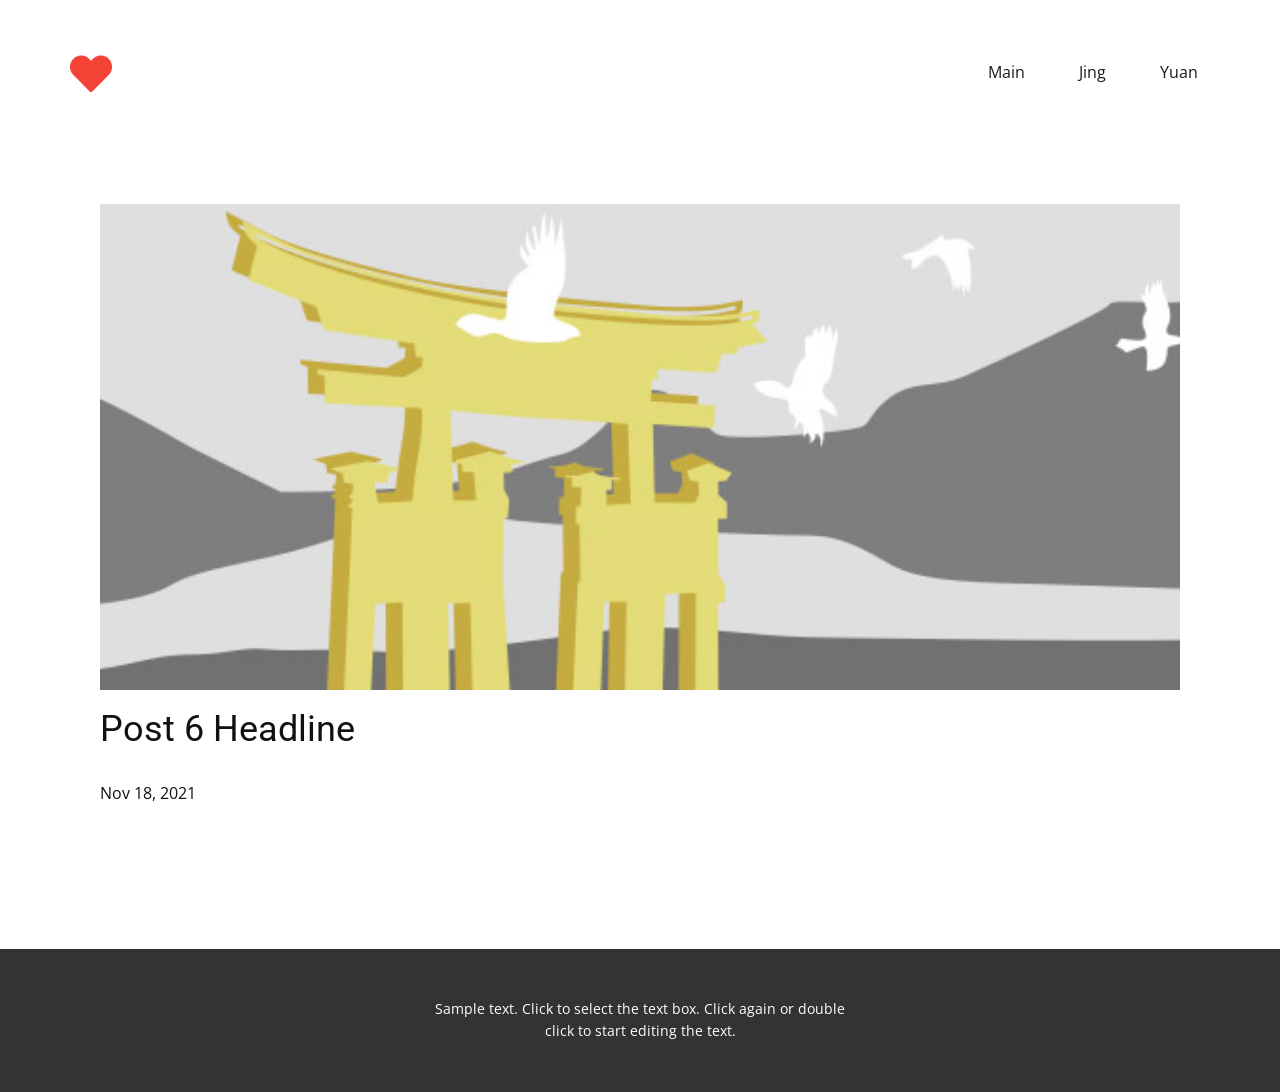
<file: blog/post-5.html>
<!doctype html>
<html style="font-size: 16px;" lang="zh-Hans-CN"><head>
    <meta name="viewport" content="width=device-width, initial-scale=1.0">
    <meta charset="utf-8">
    <meta name="keywords" content="Post 6 Headline">
    <meta name="description" content="">
    <meta name="page_type" content="np-template-header-footer-from-plugin">
    <title>Post 6 Headline</title>
    <link rel="stylesheet" href="../nicepage.css" media="screen">
<link rel="stylesheet" href="../Post-Template.css" media="screen">
    <script class="u-script" type="text/javascript" src="../jquery.js" defer=""></script>
    <script class="u-script" type="text/javascript" src="../nicepage.js" defer=""></script>
    <meta name="generator" content="Nicepage 3.30.2, nicepage.com">
    <link rel="icon" href="../images/favicon.png">
    <link id="u-theme-google-font" rel="stylesheet" href="https://fonts.googleapis.com/css?family=Roboto:100,100i,300,300i,400,400i,500,500i,700,700i,900,900i|Open+Sans:300,300i,400,400i,600,600i,700,700i,800,800i">
    
    
    <script type="application/ld+json">{
		"@context": "http://schema.org",
		"@type": "Organization",
		"name": "我的网页",
		"logo": "images/favicon.png?rand=2dec"
}</script>
    <meta name="theme-color" content="#478ac9">
  </head>
  <body class="u-body"><header class="u-clearfix u-header u-header" id="sec-e98b"><div class="u-clearfix u-sheet u-sheet-1">
        <a href="https://nicepage.com" class="u-image u-logo u-image-1" data-image-width="512" data-image-height="512">
          <img src="../images/favicon.png?rand=2dec" class="u-logo-image u-logo-image-1">
        </a>
        <nav class="u-menu u-menu-dropdown u-offcanvas u-menu-1">
          <div class="menu-collapse" style="font-size: 1rem; letter-spacing: 0px;">
            <a class="u-button-style u-custom-left-right-menu-spacing u-custom-padding-bottom u-custom-top-bottom-menu-spacing u-nav-link u-text-active-palette-1-base u-text-hover-palette-2-base" href="#">
              <svg><use xmlns:xlink="http://www.w3.org/1999/xlink" xlink:href="#menu-hamburger"></use></svg>
              <svg version="1.1" xmlns="http://www.w3.org/2000/svg" xmlns:xlink="http://www.w3.org/1999/xlink"><defs><symbol id="menu-hamburger" viewBox="0 0 16 16" style="width: 16px; height: 16px;"><rect y="1" width="16" height="2"></rect><rect y="7" width="16" height="2"></rect><rect y="13" width="16" height="2"></rect>
</symbol>
</defs></svg>
            </a>
          </div>
          <div class="u-custom-menu u-nav-container">
            <ul class="u-nav u-spacing-30 u-unstyled u-nav-1"><li class="u-nav-item"><a class="u-border-2 u-border-active-palette-1-base u-border-hover-palette-1-base u-border-no-left u-border-no-right u-border-no-top u-button-style u-nav-link u-text-active-palette-1-base u-text-grey-90 u-text-hover-grey-90" href="../Main.html" style="padding: 10px 12px;">Main</a>
</li><li class="u-nav-item"><a class="u-border-2 u-border-active-palette-1-base u-border-hover-palette-1-base u-border-no-left u-border-no-right u-border-no-top u-button-style u-nav-link u-text-active-palette-1-base u-text-grey-90 u-text-hover-grey-90" href="../Jing.html" style="padding: 10px 12px;">Jing</a>
</li><li class="u-nav-item"><a class="u-border-2 u-border-active-palette-1-base u-border-hover-palette-1-base u-border-no-left u-border-no-right u-border-no-top u-button-style u-nav-link u-text-active-palette-1-base u-text-grey-90 u-text-hover-grey-90" href="../Yuan.html" style="padding: 10px 12px;">Yuan</a>
</li></ul>
          </div>
          <div class="u-custom-menu u-nav-container-collapse">
            <div class="u-black u-container-style u-inner-container-layout u-opacity u-opacity-95 u-sidenav">
              <div class="u-inner-container-layout u-sidenav-overflow">
                <div class="u-menu-close"></div>
                <ul class="u-align-center u-nav u-popupmenu-items u-unstyled u-nav-2"><li class="u-nav-item"><a class="u-button-style u-nav-link" href="../Main.html" style="padding: 10px 12px;">Main</a>
</li><li class="u-nav-item"><a class="u-button-style u-nav-link" href="../Jing.html" style="padding: 10px 12px;">Jing</a>
</li><li class="u-nav-item"><a class="u-button-style u-nav-link" href="../Yuan.html" style="padding: 10px 12px;">Yuan</a>
</li></ul>
              </div>
            </div>
            <div class="u-black u-menu-overlay u-opacity u-opacity-70"></div>
          </div>
        </nav>
      </div></header>
    <section class="u-align-center u-clearfix u-section-1" id="sec-5452">
      <div class="u-clearfix u-sheet u-valign-middle-md u-valign-middle-sm u-valign-middle-xs u-sheet-1"><!--post_details--><!--post_details_options_json--><!--{"source":""}--><!--/post_details_options_json--><!--blog_post-->
        <div class="u-container-style u-expanded-width u-post-details u-post-details-1">
          <div class="u-container-layout u-valign-middle u-container-layout-1"><!--blog_post_image-->
            <img alt="" class="u-blog-control u-expanded-width u-image u-image-default u-image-1" src="[data-uri]"><!--/blog_post_image--><!--blog_post_header-->
            <h2 class="u-blog-control u-text u-text-1">Post 6 Headline</h2><!--/blog_post_header--><!--blog_post_metadata-->
            <div class="u-blog-control u-metadata u-metadata-1"><!--blog_post_metadata_date-->
              <span class="u-meta-date u-meta-icon">Nov 18, 2021</span><!--/blog_post_metadata_date--><!--blog_post_metadata_category-->
              <!--/blog_post_metadata_category--><!--blog_post_metadata_comments-->
              <!--/blog_post_metadata_comments-->
            </div><!--/blog_post_metadata--><!--blog_post_content-->
            <!--/blog_post_content-->
          </div>
        </div><!--/blog_post--><!--/post_details-->
      </div>
    </section>
    
    
    <footer class="u-align-center u-clearfix u-footer u-grey-80 u-footer" id="sec-84d2"><div class="u-clearfix u-sheet u-sheet-1">
        <p class="u-small-text u-text u-text-variant u-text-1">Sample text. Click to select the text box. Click again or double click to start editing the text.</p>
      </div></footer>
  
</body></html>
</file>
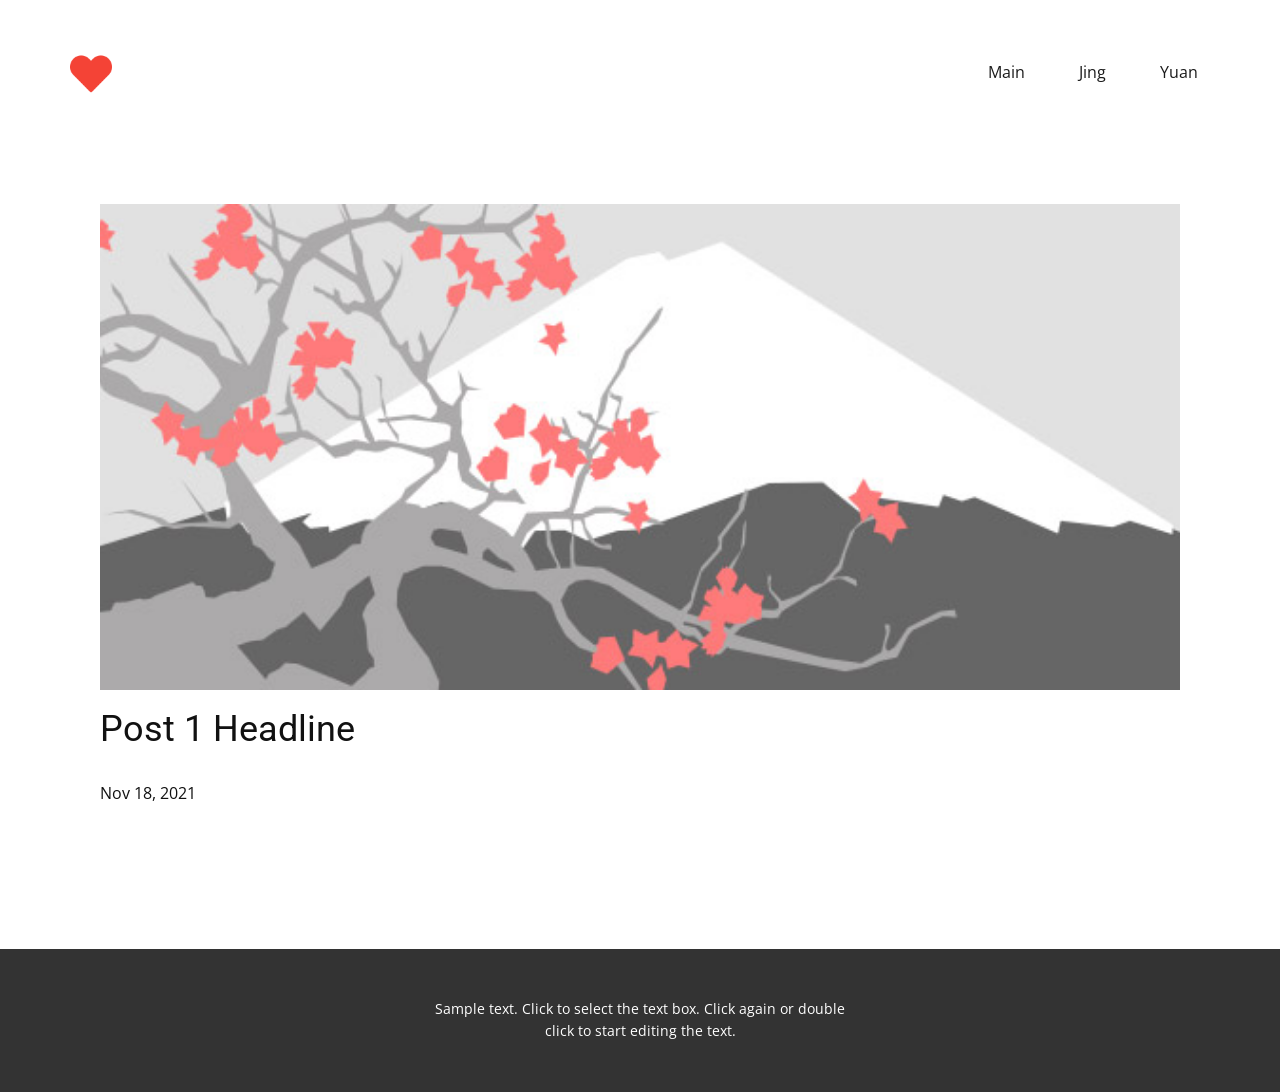
<file: blog/post.html>
<!doctype html>
<html style="font-size: 16px;" lang="zh-Hans-CN"><head>
    <meta name="viewport" content="width=device-width, initial-scale=1.0">
    <meta charset="utf-8">
    <meta name="keywords" content="Post 6 Headline">
    <meta name="description" content="">
    <meta name="page_type" content="np-template-header-footer-from-plugin">
    <title>Post 1 Headline</title>
    <link rel="stylesheet" href="../nicepage.css" media="screen">
<link rel="stylesheet" href="../Post-Template.css" media="screen">
    <script class="u-script" type="text/javascript" src="../jquery.js" defer=""></script>
    <script class="u-script" type="text/javascript" src="../nicepage.js" defer=""></script>
    <meta name="generator" content="Nicepage 3.30.2, nicepage.com">
    <link rel="icon" href="../images/favicon.png">
    <link id="u-theme-google-font" rel="stylesheet" href="https://fonts.googleapis.com/css?family=Roboto:100,100i,300,300i,400,400i,500,500i,700,700i,900,900i|Open+Sans:300,300i,400,400i,600,600i,700,700i,800,800i">
    
    
    <script type="application/ld+json">{
		"@context": "http://schema.org",
		"@type": "Organization",
		"name": "我的网页",
		"logo": "images/favicon.png?rand=2dec"
}</script>
    <meta name="theme-color" content="#478ac9">
  </head>
  <body class="u-body"><header class="u-clearfix u-header u-header" id="sec-e98b"><div class="u-clearfix u-sheet u-sheet-1">
        <a href="https://nicepage.com" class="u-image u-logo u-image-1" data-image-width="512" data-image-height="512">
          <img src="../images/favicon.png?rand=2dec" class="u-logo-image u-logo-image-1">
        </a>
        <nav class="u-menu u-menu-dropdown u-offcanvas u-menu-1">
          <div class="menu-collapse" style="font-size: 1rem; letter-spacing: 0px;">
            <a class="u-button-style u-custom-left-right-menu-spacing u-custom-padding-bottom u-custom-top-bottom-menu-spacing u-nav-link u-text-active-palette-1-base u-text-hover-palette-2-base" href="#">
              <svg><use xmlns:xlink="http://www.w3.org/1999/xlink" xlink:href="#menu-hamburger"></use></svg>
              <svg version="1.1" xmlns="http://www.w3.org/2000/svg" xmlns:xlink="http://www.w3.org/1999/xlink"><defs><symbol id="menu-hamburger" viewBox="0 0 16 16" style="width: 16px; height: 16px;"><rect y="1" width="16" height="2"></rect><rect y="7" width="16" height="2"></rect><rect y="13" width="16" height="2"></rect>
</symbol>
</defs></svg>
            </a>
          </div>
          <div class="u-custom-menu u-nav-container">
            <ul class="u-nav u-spacing-30 u-unstyled u-nav-1"><li class="u-nav-item"><a class="u-border-2 u-border-active-palette-1-base u-border-hover-palette-1-base u-border-no-left u-border-no-right u-border-no-top u-button-style u-nav-link u-text-active-palette-1-base u-text-grey-90 u-text-hover-grey-90" href="../Main.html" style="padding: 10px 12px;">Main</a>
</li><li class="u-nav-item"><a class="u-border-2 u-border-active-palette-1-base u-border-hover-palette-1-base u-border-no-left u-border-no-right u-border-no-top u-button-style u-nav-link u-text-active-palette-1-base u-text-grey-90 u-text-hover-grey-90" href="../Jing.html" style="padding: 10px 12px;">Jing</a>
</li><li class="u-nav-item"><a class="u-border-2 u-border-active-palette-1-base u-border-hover-palette-1-base u-border-no-left u-border-no-right u-border-no-top u-button-style u-nav-link u-text-active-palette-1-base u-text-grey-90 u-text-hover-grey-90" href="../Yuan.html" style="padding: 10px 12px;">Yuan</a>
</li></ul>
          </div>
          <div class="u-custom-menu u-nav-container-collapse">
            <div class="u-black u-container-style u-inner-container-layout u-opacity u-opacity-95 u-sidenav">
              <div class="u-inner-container-layout u-sidenav-overflow">
                <div class="u-menu-close"></div>
                <ul class="u-align-center u-nav u-popupmenu-items u-unstyled u-nav-2"><li class="u-nav-item"><a class="u-button-style u-nav-link" href="../Main.html" style="padding: 10px 12px;">Main</a>
</li><li class="u-nav-item"><a class="u-button-style u-nav-link" href="../Jing.html" style="padding: 10px 12px;">Jing</a>
</li><li class="u-nav-item"><a class="u-button-style u-nav-link" href="../Yuan.html" style="padding: 10px 12px;">Yuan</a>
</li></ul>
              </div>
            </div>
            <div class="u-black u-menu-overlay u-opacity u-opacity-70"></div>
          </div>
        </nav>
      </div></header>
    <section class="u-align-center u-clearfix u-section-1" id="sec-5452">
      <div class="u-clearfix u-sheet u-valign-middle-md u-valign-middle-sm u-valign-middle-xs u-sheet-1"><!--post_details--><!--post_details_options_json--><!--{"source":""}--><!--/post_details_options_json--><!--blog_post-->
        <div class="u-container-style u-expanded-width u-post-details u-post-details-1">
          <div class="u-container-layout u-valign-middle u-container-layout-1"><!--blog_post_image-->
            <img alt="" class="u-blog-control u-expanded-width u-image u-image-default u-image-1" src="[data-uri]"><!--/blog_post_image--><!--blog_post_header-->
            <h2 class="u-blog-control u-text u-text-1">Post 1 Headline</h2><!--/blog_post_header--><!--blog_post_metadata-->
            <div class="u-blog-control u-metadata u-metadata-1"><!--blog_post_metadata_date-->
              <span class="u-meta-date u-meta-icon">Nov 18, 2021</span><!--/blog_post_metadata_date--><!--blog_post_metadata_category-->
              <!--/blog_post_metadata_category--><!--blog_post_metadata_comments-->
              <!--/blog_post_metadata_comments-->
            </div><!--/blog_post_metadata--><!--blog_post_content-->
            <!--/blog_post_content-->
          </div>
        </div><!--/blog_post--><!--/post_details-->
      </div>
    </section>
    
    
    <footer class="u-align-center u-clearfix u-footer u-grey-80 u-footer" id="sec-84d2"><div class="u-clearfix u-sheet u-sheet-1">
        <p class="u-small-text u-text u-text-variant u-text-1">Sample text. Click to select the text box. Click again or double click to start editing the text.</p>
      </div></footer>
  
</body></html>
</file>
